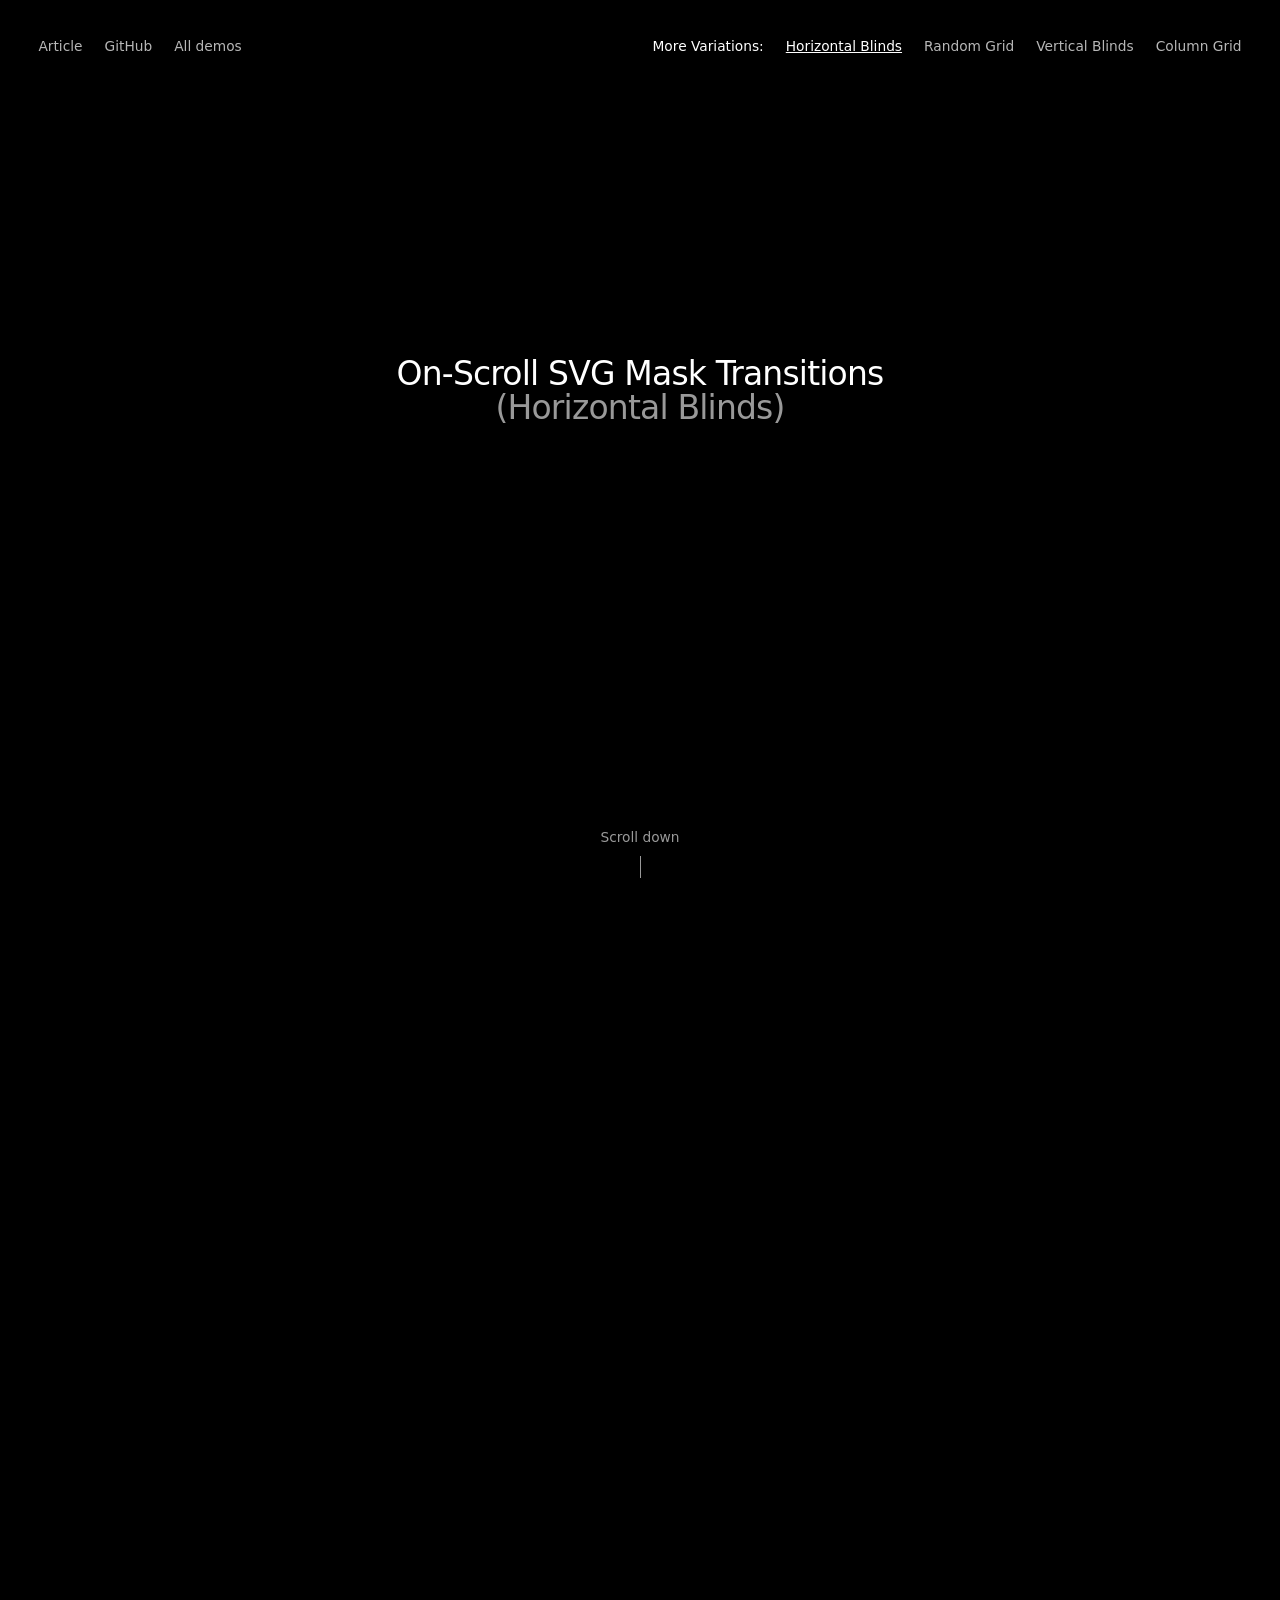
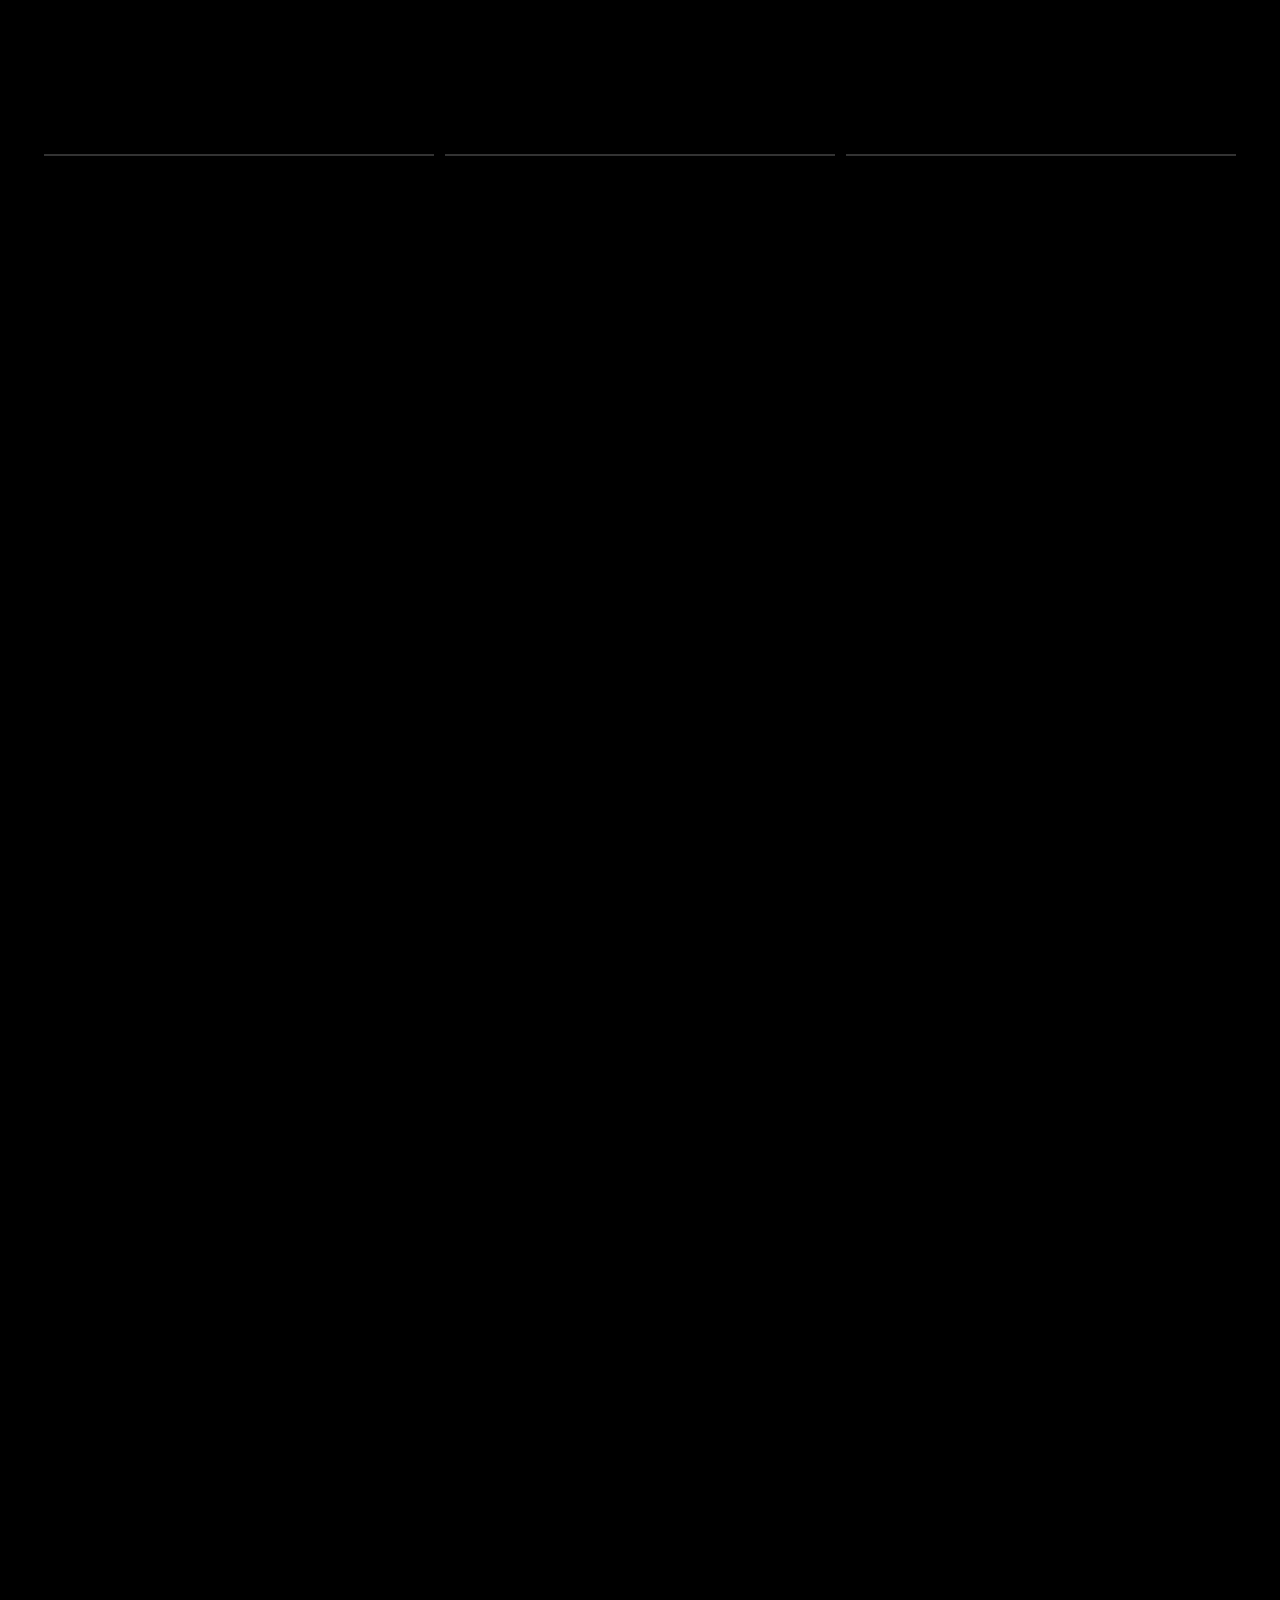
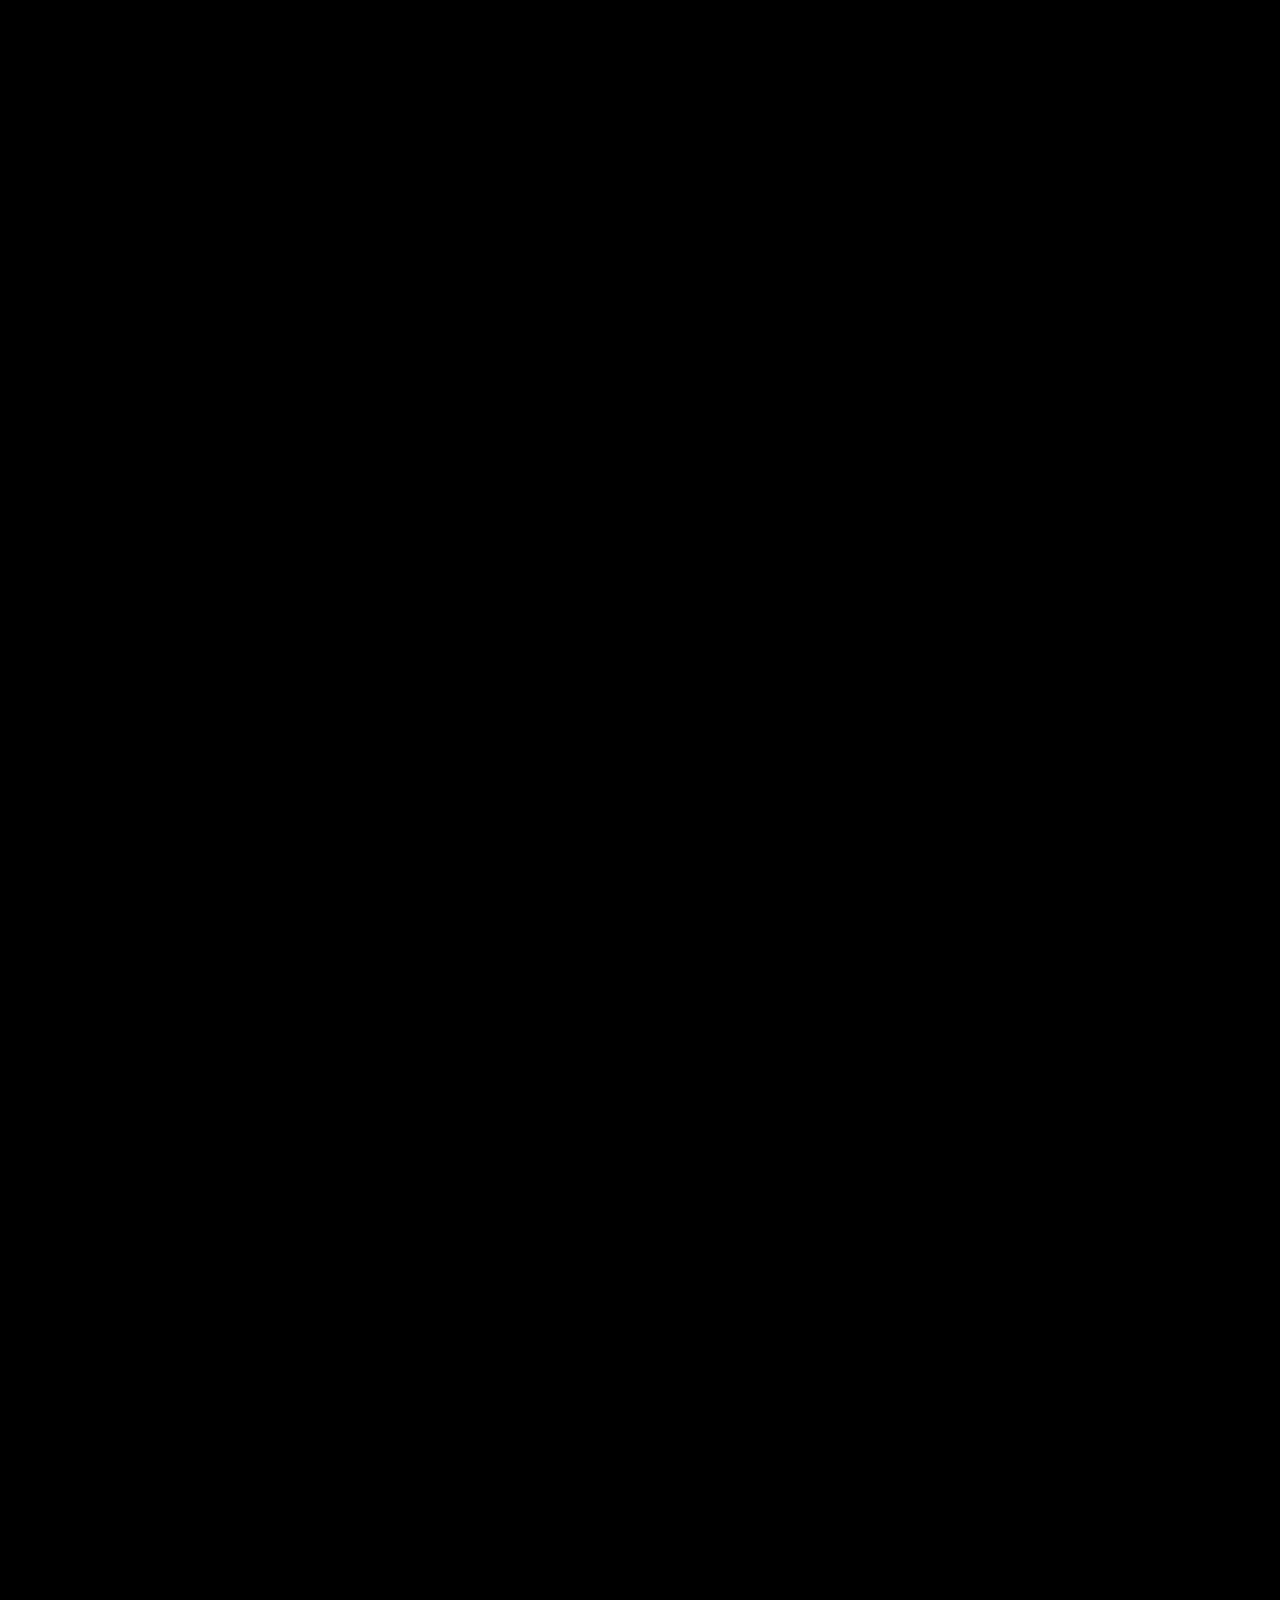
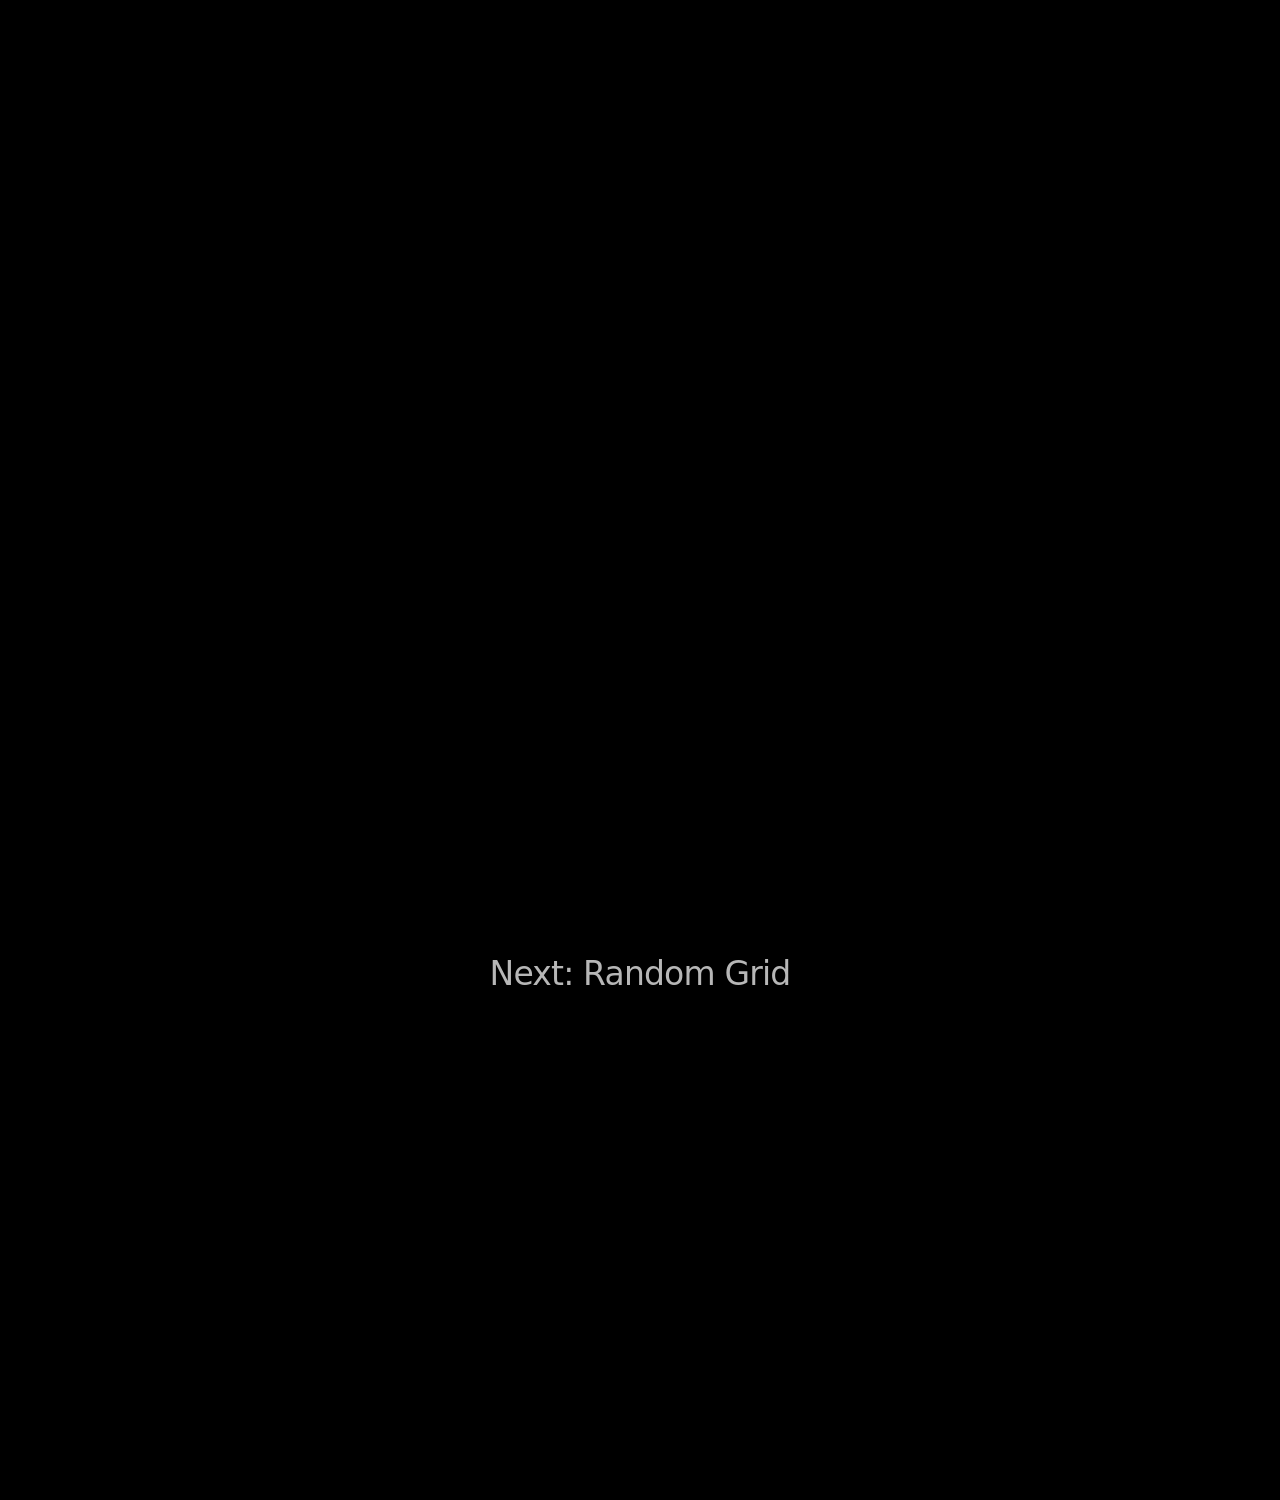
<file: index.html>
<!doctype html>
<html lang="ja">

<head>
  <meta charset="UTF-8">
  <meta name="viewport" content="width=device-width, initial-scale=1">
  <title>01-Horizontal-Blinds</title>
  <link rel="stylesheet" href="css/style.css">
</head>

<body>
  <header class="frame">
    <a class="frame__back" href="https://tympanus.net/codrops/?p=111094">Article</a>
    <a class="frame__archive" href="https://tympanus.net/codrops/hub/">All demos</a>
    <a class="frame__github" href="https://github.com/Hiro-kiii/Scroll-Transition/">GitHub</a>
    <nav class="frame__demos">
      <span>More Variations: </span>
      <a href="index.html" class="current">Horizontal Blinds</a>
      <a href="index2.html">Random Grid</a>
      <a href="index3.html">Vertical Blinds</a>
      <a href="index4.html">Column Grid</a>
    </nav>
  </header>
  <div class="spacer">
    <h1>On-Scroll SVG Mask Transitions<br><span>(Horizontal Blinds)</span></h1>
    <span class="info">Scroll down</span>
  </div>
  <section class="stage">
    <div class="layers">
      <svg class="layer" viewBox="0 0 100 100" preserveAspectRatio="none">
        <defs>
          <mask id="mask1" maskUnits="userSpaceOnUse">
            <rect x="0" y="0" width="100" height="100" fill="black" />
            <g id="blinds1"></g>
          </mask>
        </defs>
        <image href="img/1.webp"
               x="0" y="0" width="100" height="100"
               preserveAspectRatio="xMidYMid slice"
               mask="url(#mask1)" />
      </svg>
      <svg class="layer" viewBox="0 0 100 100" preserveAspectRatio="none">
        <defs>
          <mask id="mask2" maskUnits="userSpaceOnUse">
            <rect x="0" y="0" width="100" height="100" fill="black" />
            <g id="blinds2"></g>
          </mask>
        </defs>
        <image href="img/2.webp"
               x="0" y="0" width="100" height="100"
               preserveAspectRatio="xMidYMid slice"
               mask="url(#mask2)" />
      </svg>
      <svg class="layer" viewBox="0 0 100 100" preserveAspectRatio="none">
        <defs>
          <mask id="mask3" maskUnits="userSpaceOnUse">
            <rect x="0" y="0" width="100" height="100" fill="black" />
            <g id="blinds3"></g>
          </mask>
        </defs>
        <image href="img/3.webp"
               x="0" y="0" width="100" height="100"
               preserveAspectRatio="xMidYMid slice"
               mask="url(#mask3)" />
      </svg>
      <div class="progress-bar">
        <div class="segment">
          <div class="fill"></div>
        </div>
        <div class="segment">
          <div class="fill"></div>
        </div>
        <div class="segment">
          <div class="fill"></div>
        </div>
      </div>
      <div class="texts">
        <div class="txt">
          <h1>FIRST<br>
            IMAGE</h1>
          <h2>Section transition</h2>
          <span>画像を複数の横長の矩形でマスクし、スクロールに連動して矩形が順番に開くことで、次の画像へ滑らかに切り替わるトランジションです。</span>
        </div>
        <div class="txt">
          <h1>SECOND<br>
            IMAGE</h1>
          <h2>Section transition</h2>
          <span>画像を複数の横長の矩形でマスクし、スクロールに連動して矩形が順番に開くことで、次の画像へ滑らかに切り替わるトランジションです。</span>
        </div>
        <div class="txt">
          <h1>THIRD<br>
            IMAGE</h1>
          <h2>Section transition</h2>
          <span>画像を複数の横長の矩形でマスクし、スクロールに連動して矩形が順番に開くことで、次の画像へ滑らかに切り替わるトランジションです。</span>
        </div>
      </div>
    </div>
  </section>
  <div class="spacer">
    <h1><a href="index2.html">Next: Random Grid</a></h1>
  </div>
  <script src="js/gsap.min.js"></script>
  <script src="js/ScrollTrigger.min.js"></script>
  <script src="js/lenis.min.js"></script>
  <script src="js/script.js" defer></script>
</body>

</html>
</file>
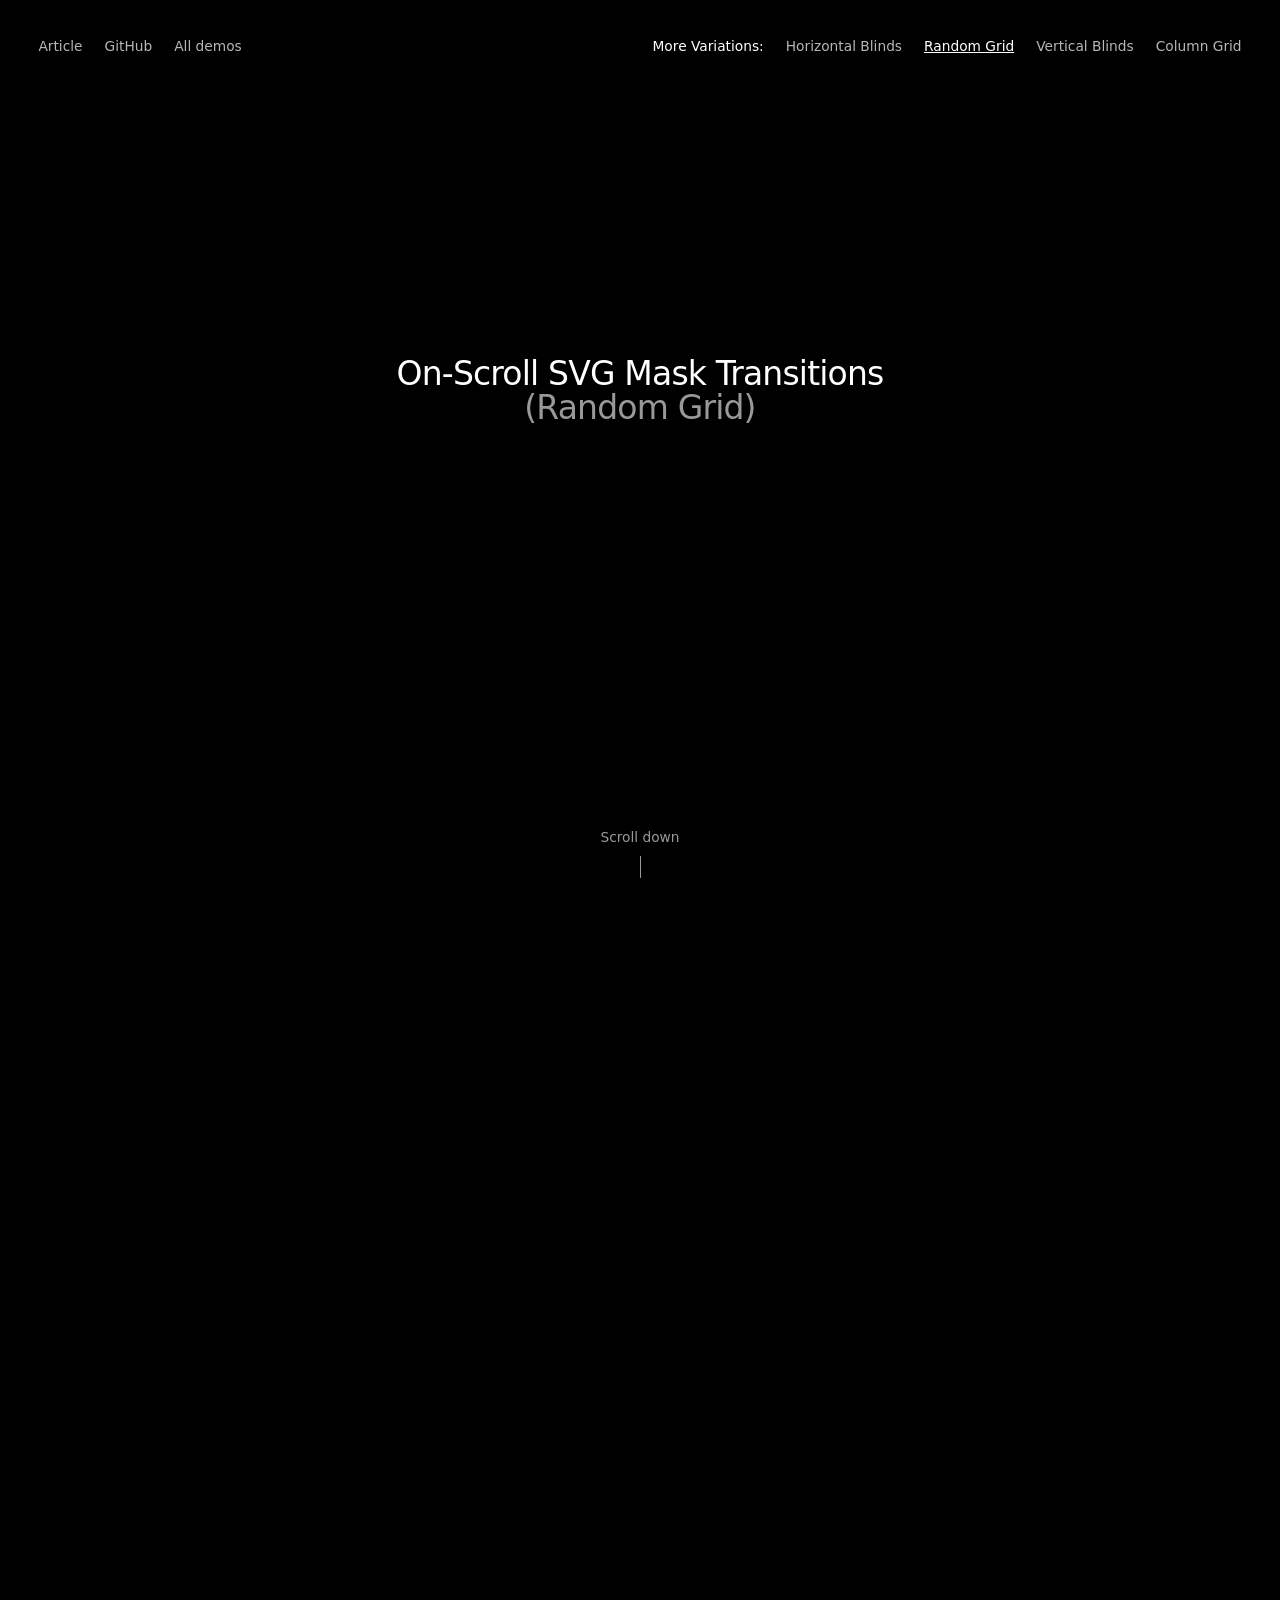
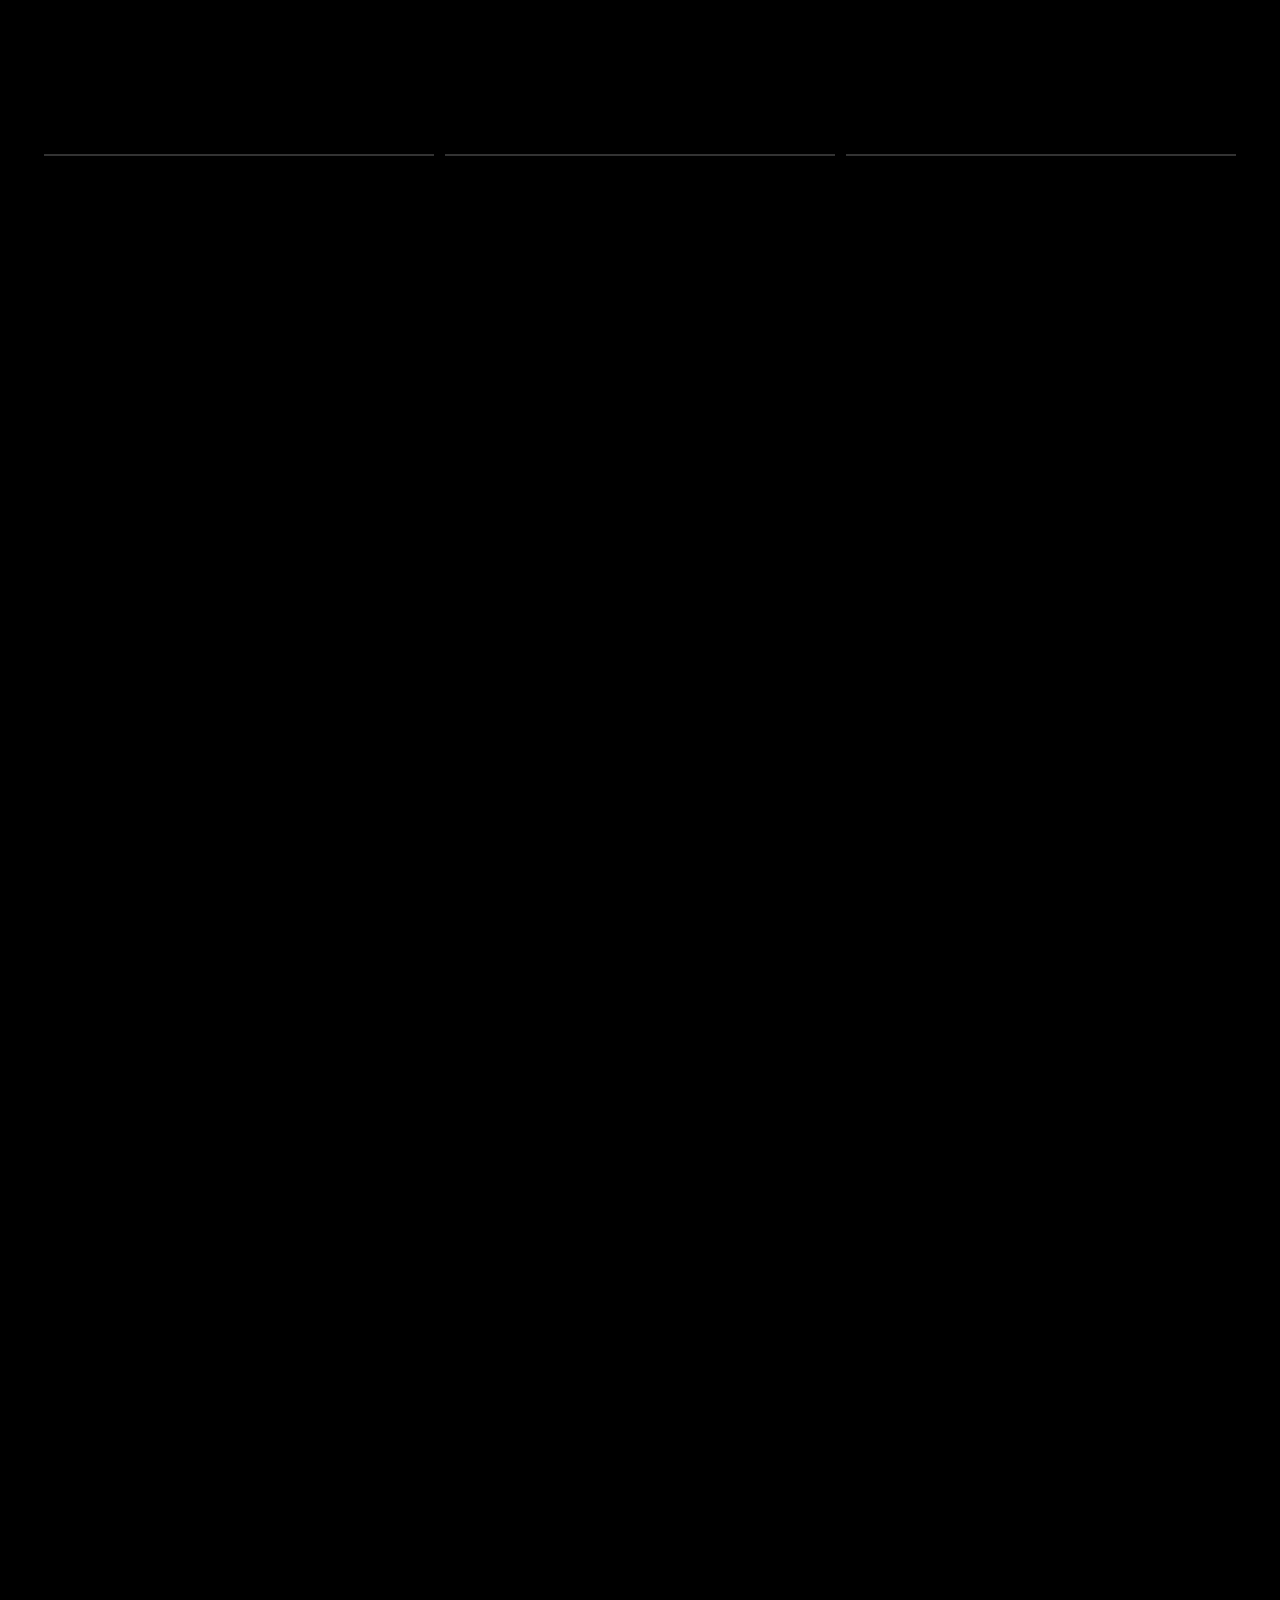
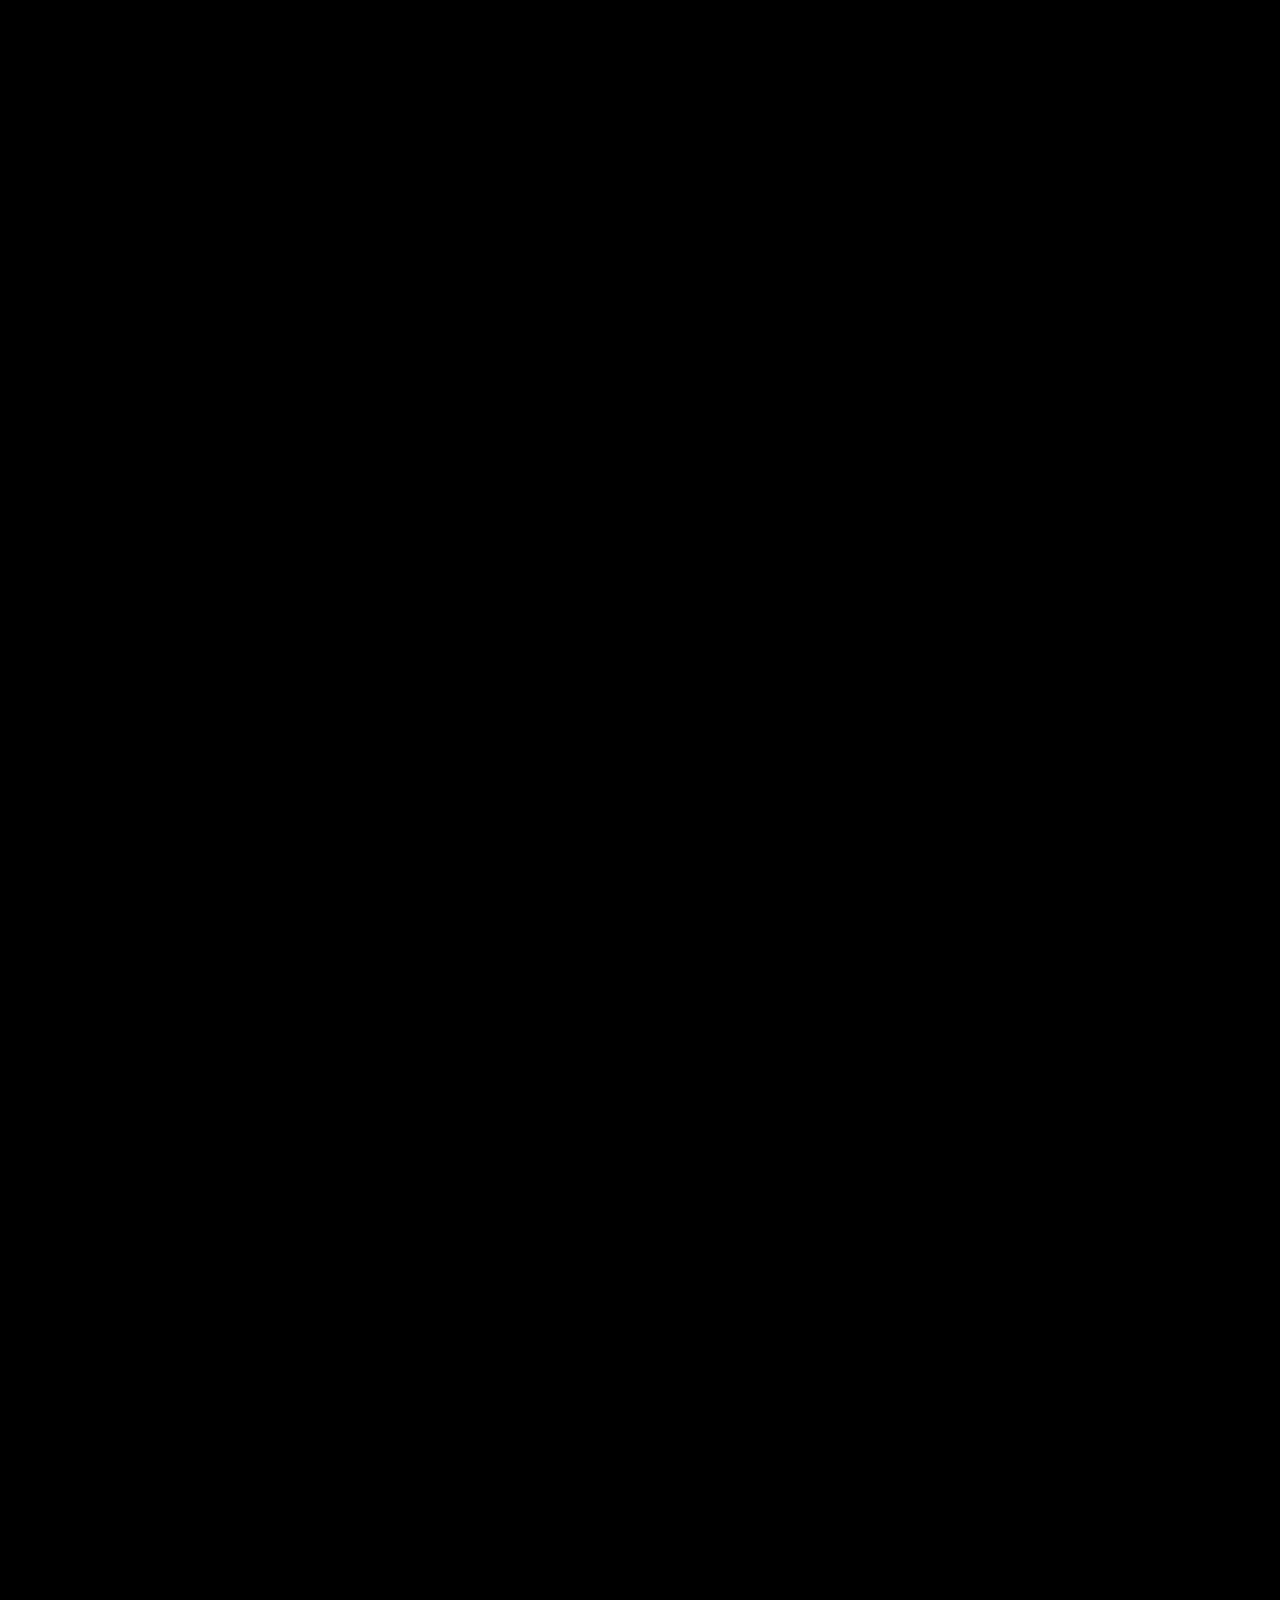
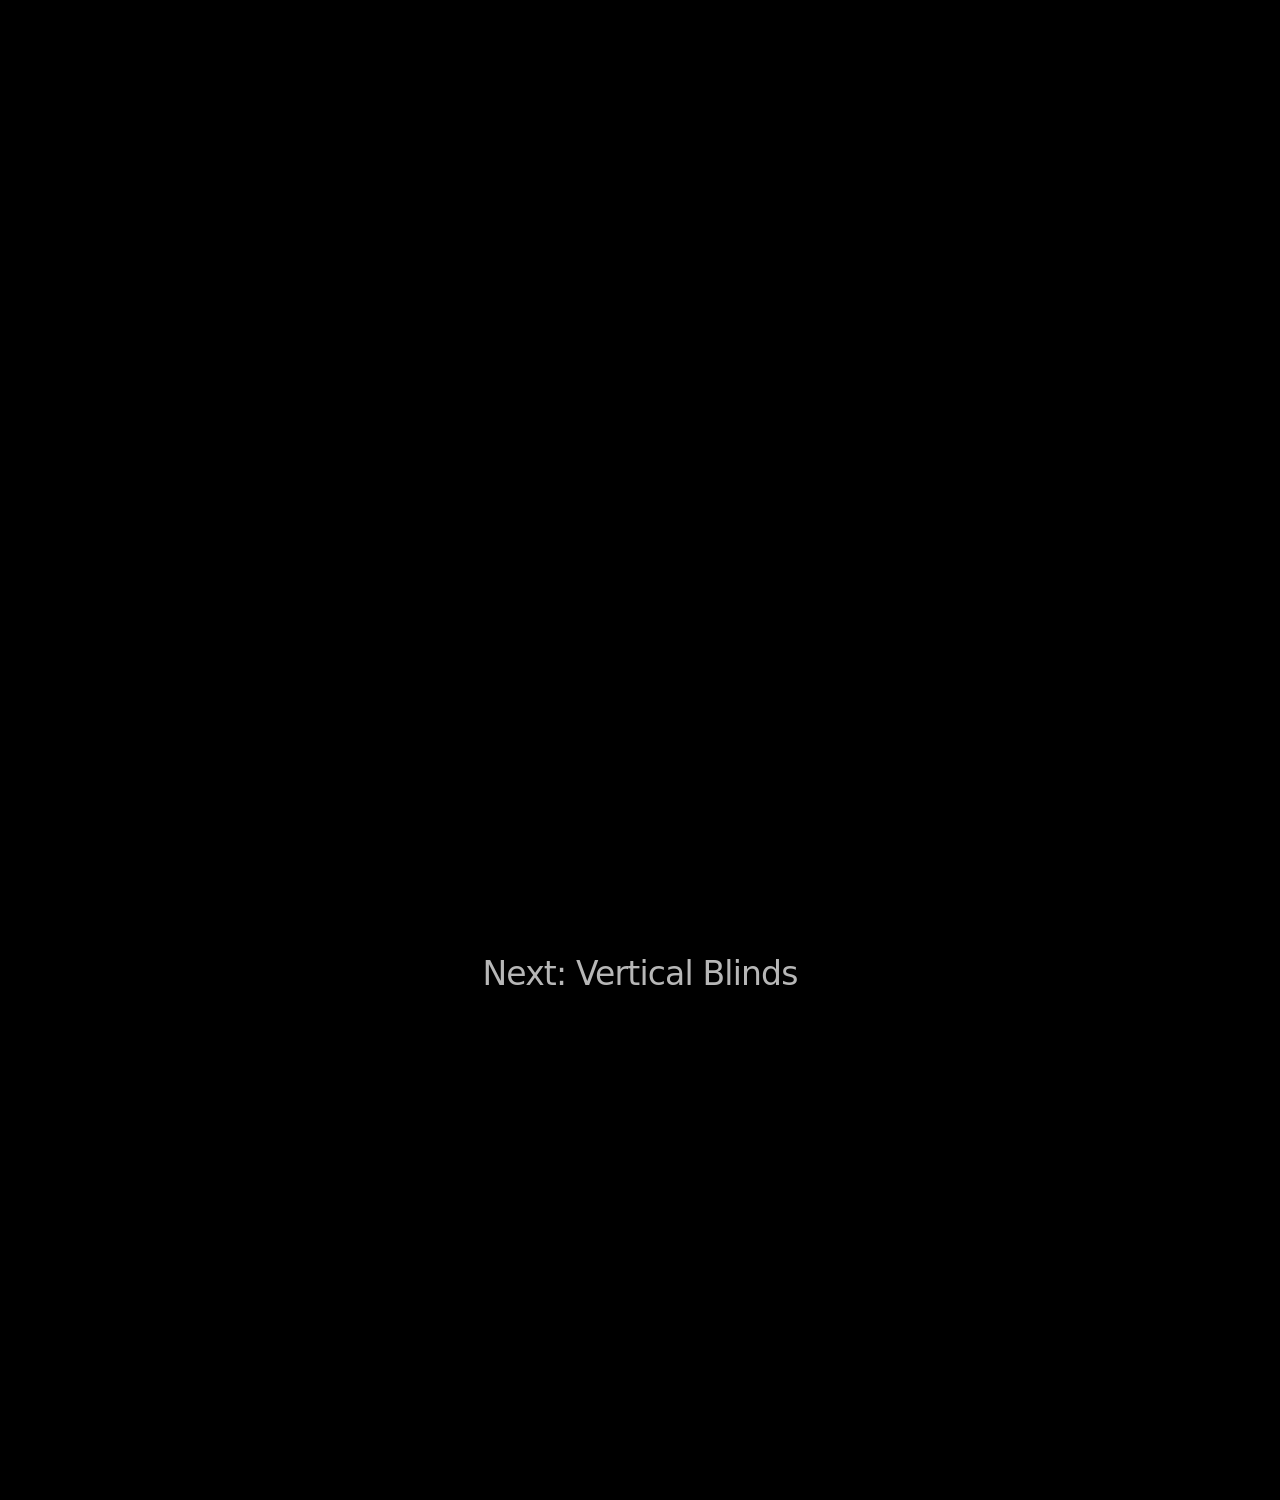
<file: index2.html>
<!doctype html>
<html lang="ja">

<head>
  <meta charset="UTF-8">
  <meta name="viewport" content="width=device-width, initial-scale=1">
  <title>02-Random-Grid</title>
  <link rel="stylesheet" href="css/style.css">
</head>

<body>
  <header class="frame">
    <a class="frame__back" href="https://tympanus.net/codrops/?p=111094">Article</a>
    <a class="frame__archive" href="https://tympanus.net/codrops/hub/">All demos</a>
    <a class="frame__github" href="https://github.com/Hiro-kiii/Scroll-Transition/">GitHub</a>
    <nav class="frame__demos">
      <span>More Variations: </span>
      <a href="index.html">Horizontal Blinds</a>
      <a href="index2.html" class="current">Random Grid</a>
      <a href="index3.html">Vertical Blinds</a>
      <a href="index4.html">Column Grid</a>
    </nav>
  </header>
  <div class="spacer">
    <h1>On-Scroll SVG Mask Transitions<br><span>(Random Grid)</span></h1>
    <span class="info">Scroll down</span>
  </div>
  <section class="stage">
    <div class="layers">
      <svg class="layer" viewBox="0 0 100 100" preserveAspectRatio="none">
        <defs>
          <mask id="mask1" maskUnits="userSpaceOnUse">
            <rect x="0" y="0" width="100" height="100" fill="black" />
            <g id="blinds1"></g>
          </mask>
        </defs>
        <image href="img/4.webp"
               x="0" y="0" width="100" height="100"
               preserveAspectRatio="xMidYMid slice"
               mask="url(#mask1)" />
      </svg>
      <svg class="layer" viewBox="0 0 100 100" preserveAspectRatio="none">
        <defs>
          <mask id="mask2" maskUnits="userSpaceOnUse">
            <rect x="0" y="0" width="100" height="100" fill="black" />
            <g id="blinds2"></g>
          </mask>
        </defs>
        <image href="img/5.webp"
               x="0" y="0" width="100" height="100"
               preserveAspectRatio="xMidYMid slice"
               mask="url(#mask2)" />
      </svg>
      <svg class="layer" viewBox="0 0 100 100" preserveAspectRatio="none">
        <defs>
          <mask id="mask3" maskUnits="userSpaceOnUse">
            <rect x="0" y="0" width="100" height="100" fill="black" />
            <g id="blinds3"></g>
          </mask>
        </defs>
        <image href="img/6.webp"
               x="0" y="0" width="100" height="100"
               preserveAspectRatio="xMidYMid slice"
               mask="url(#mask3)" />
      </svg>
      <div class="progress-bar">
        <div class="segment">
          <div class="fill"></div>
        </div>
        <div class="segment">
          <div class="fill"></div>
        </div>
        <div class="segment">
          <div class="fill"></div>
        </div>
      </div>
      <div class="texts">
        <div class="txt">
          <h1>FIRST<br>
            IMAGE</h1>
          <h2>Section transition</h2>
          <span>画像を複数のグリッド状のセルでマスクし、スクロールに連動してセルがランダムに開いていくことで、次の画像へ滑らかに切り替わるトランジションです。</span>
        </div>
        <div class="txt">
          <h1>SECOND<br>
            IMAGE</h1>
          <h2>Section transition</h2>
          <span>画像を複数のグリッド状のセルでマスクし、スクロールに連動してセルがランダムに開いていくことで、次の画像へ滑らかに切り替わるトランジションです。</span>
        </div>
        <div class="txt">
          <h1>THIRD<br>
            IMAGE</h1>
          <h2>Section transition</h2>
          <span>画像を複数のグリッド状のセルでマスクし、スクロールに連動してセルがランダムに開いていくことで、次の画像へ滑らかに切り替わるトランジションです。</span>
        </div>
      </div>
    </div>
  </section>
  <div class="spacer">
    <h1><a href="index3.html">Next: Vertical Blinds</a></h1>
  </div>
  <script src="js/gsap.min.js"></script>
  <script src="js/ScrollTrigger.min.js"></script>
  <script src="js/lenis.min.js"></script>
  <script src="js/script2.js" defer></script>
</body>

</html>
</file>
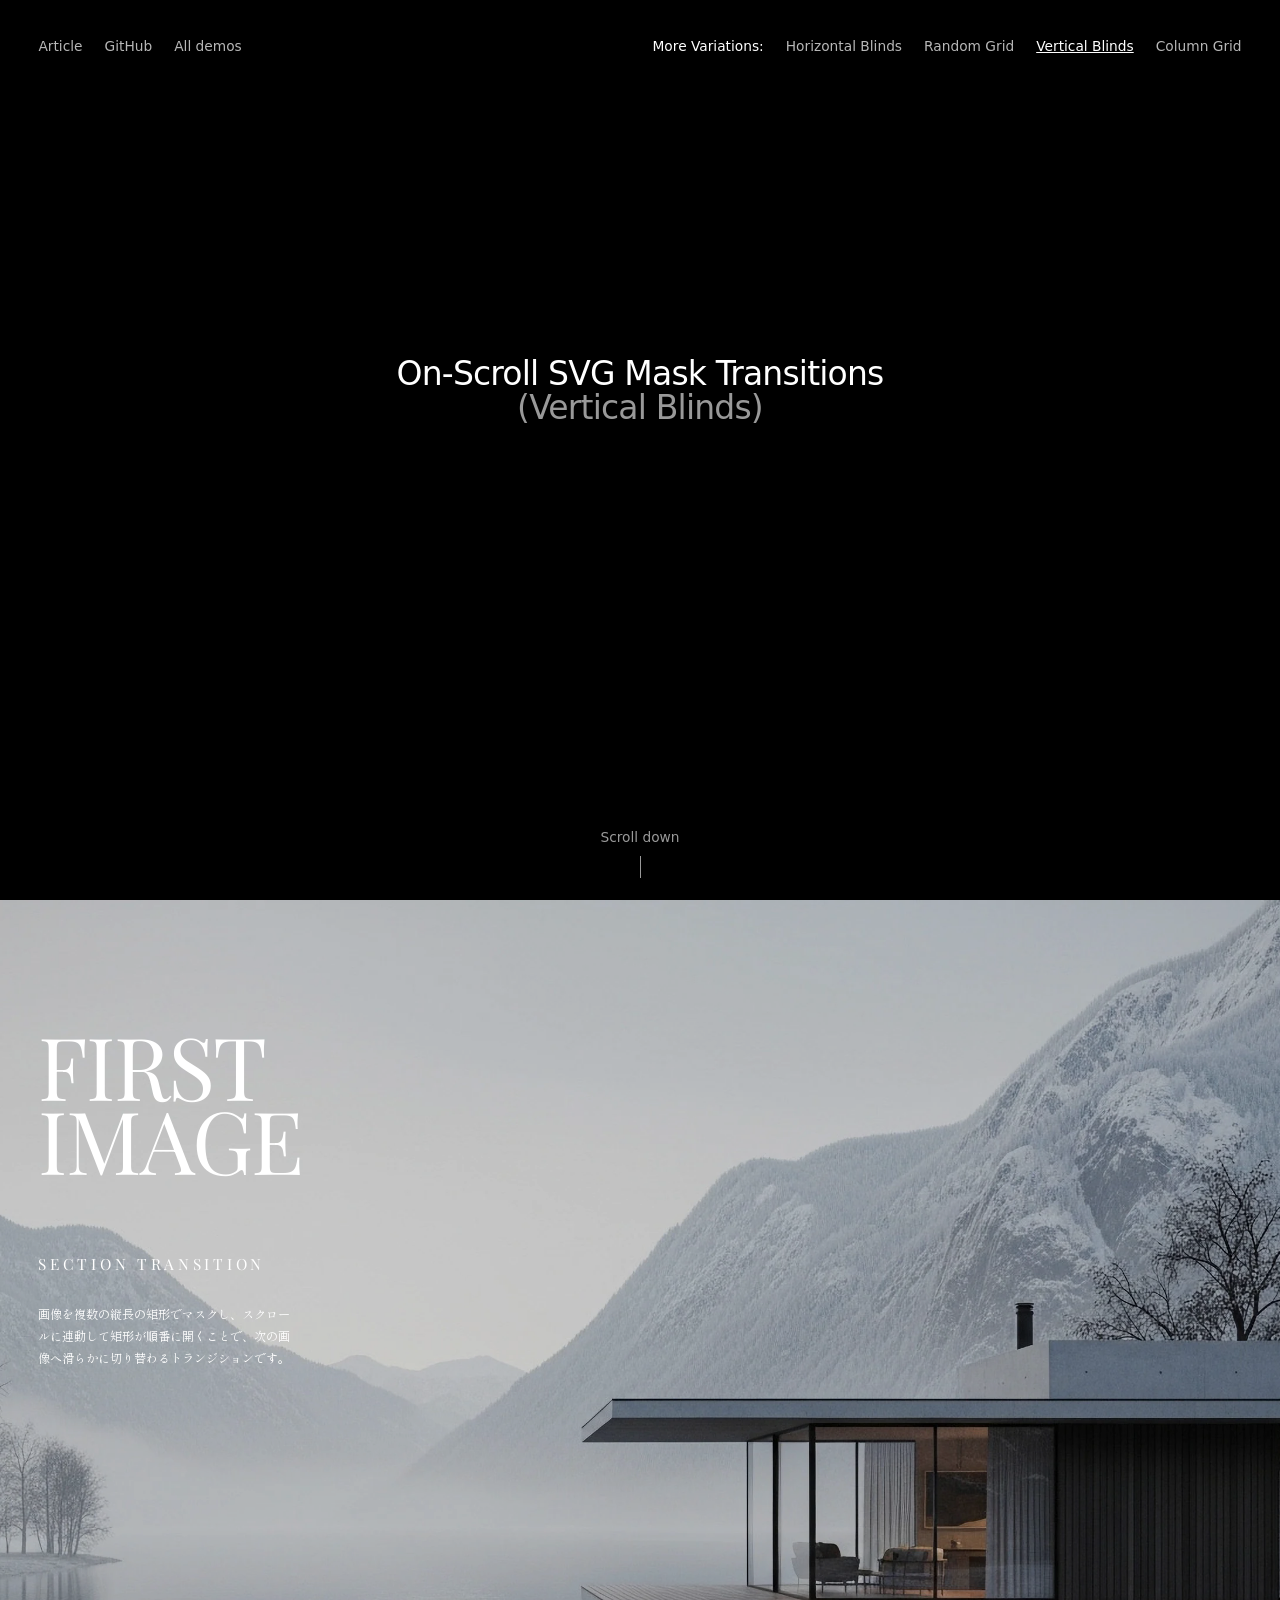
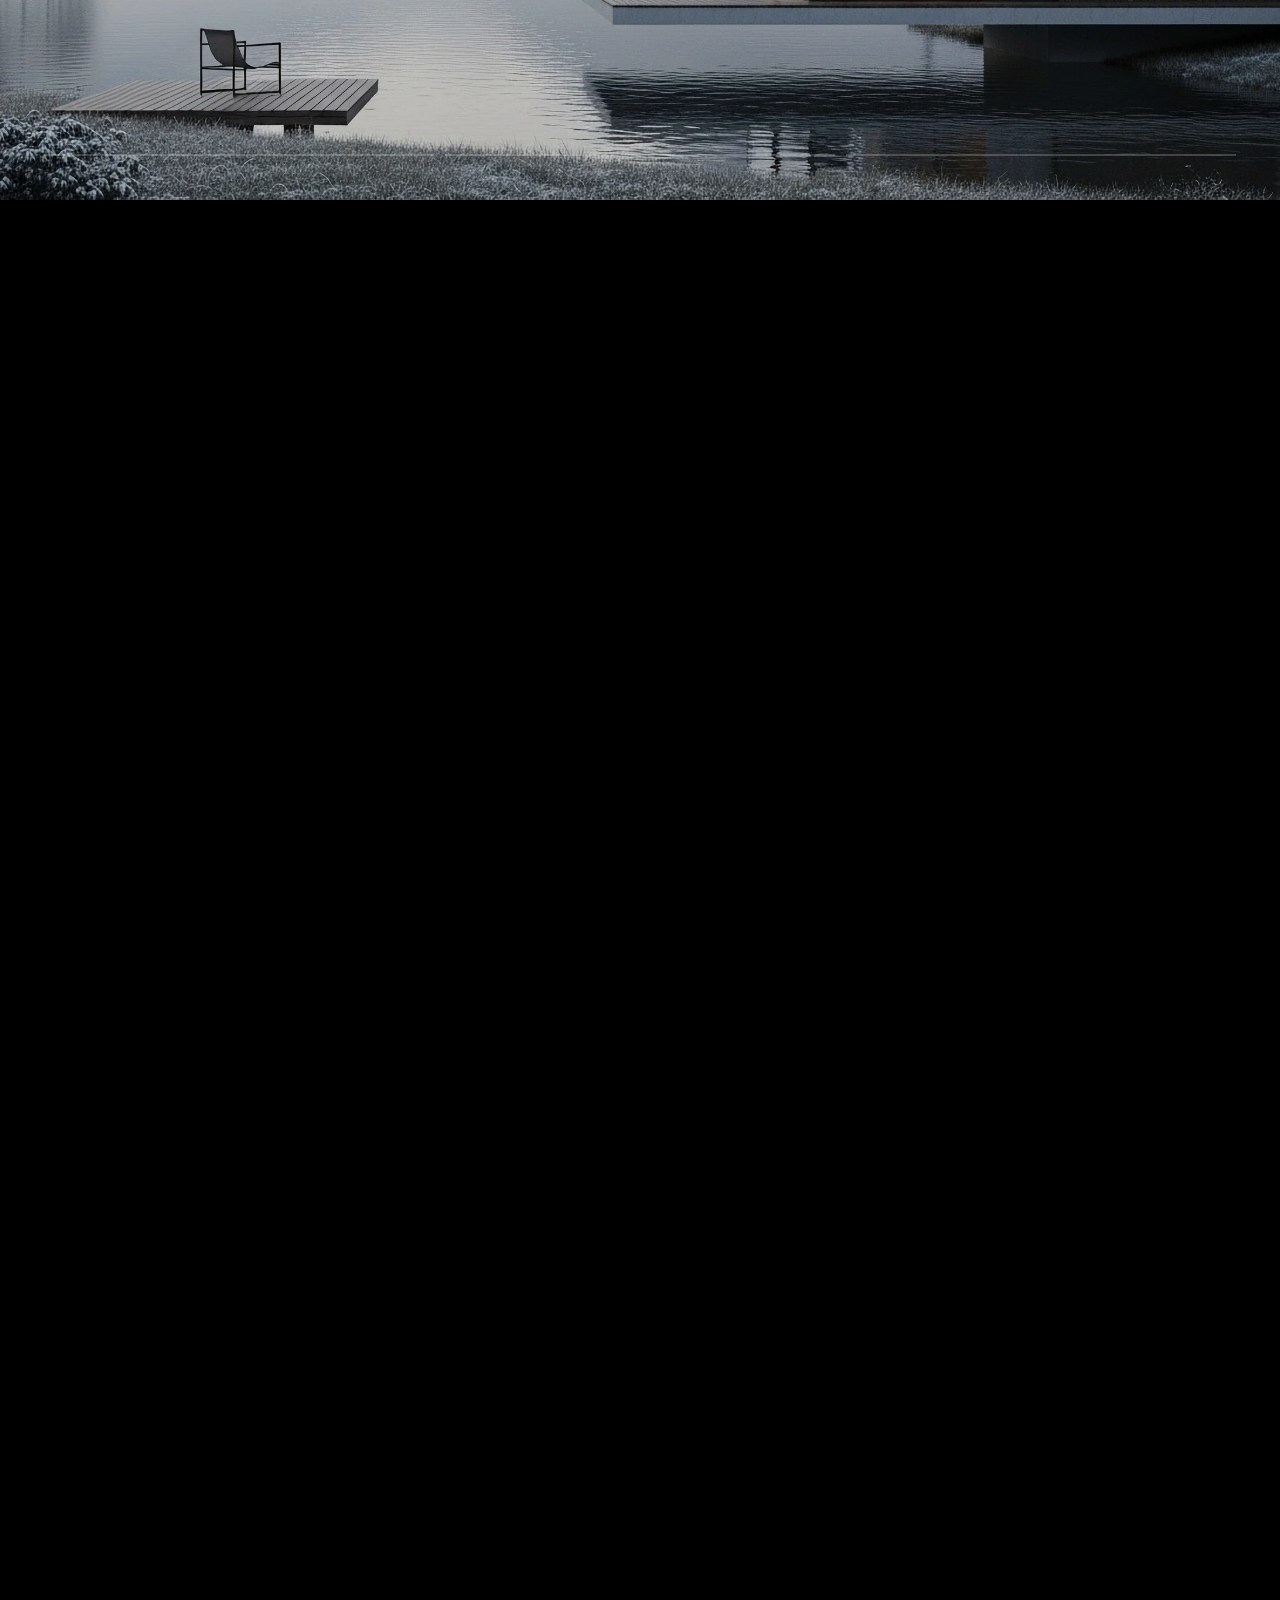
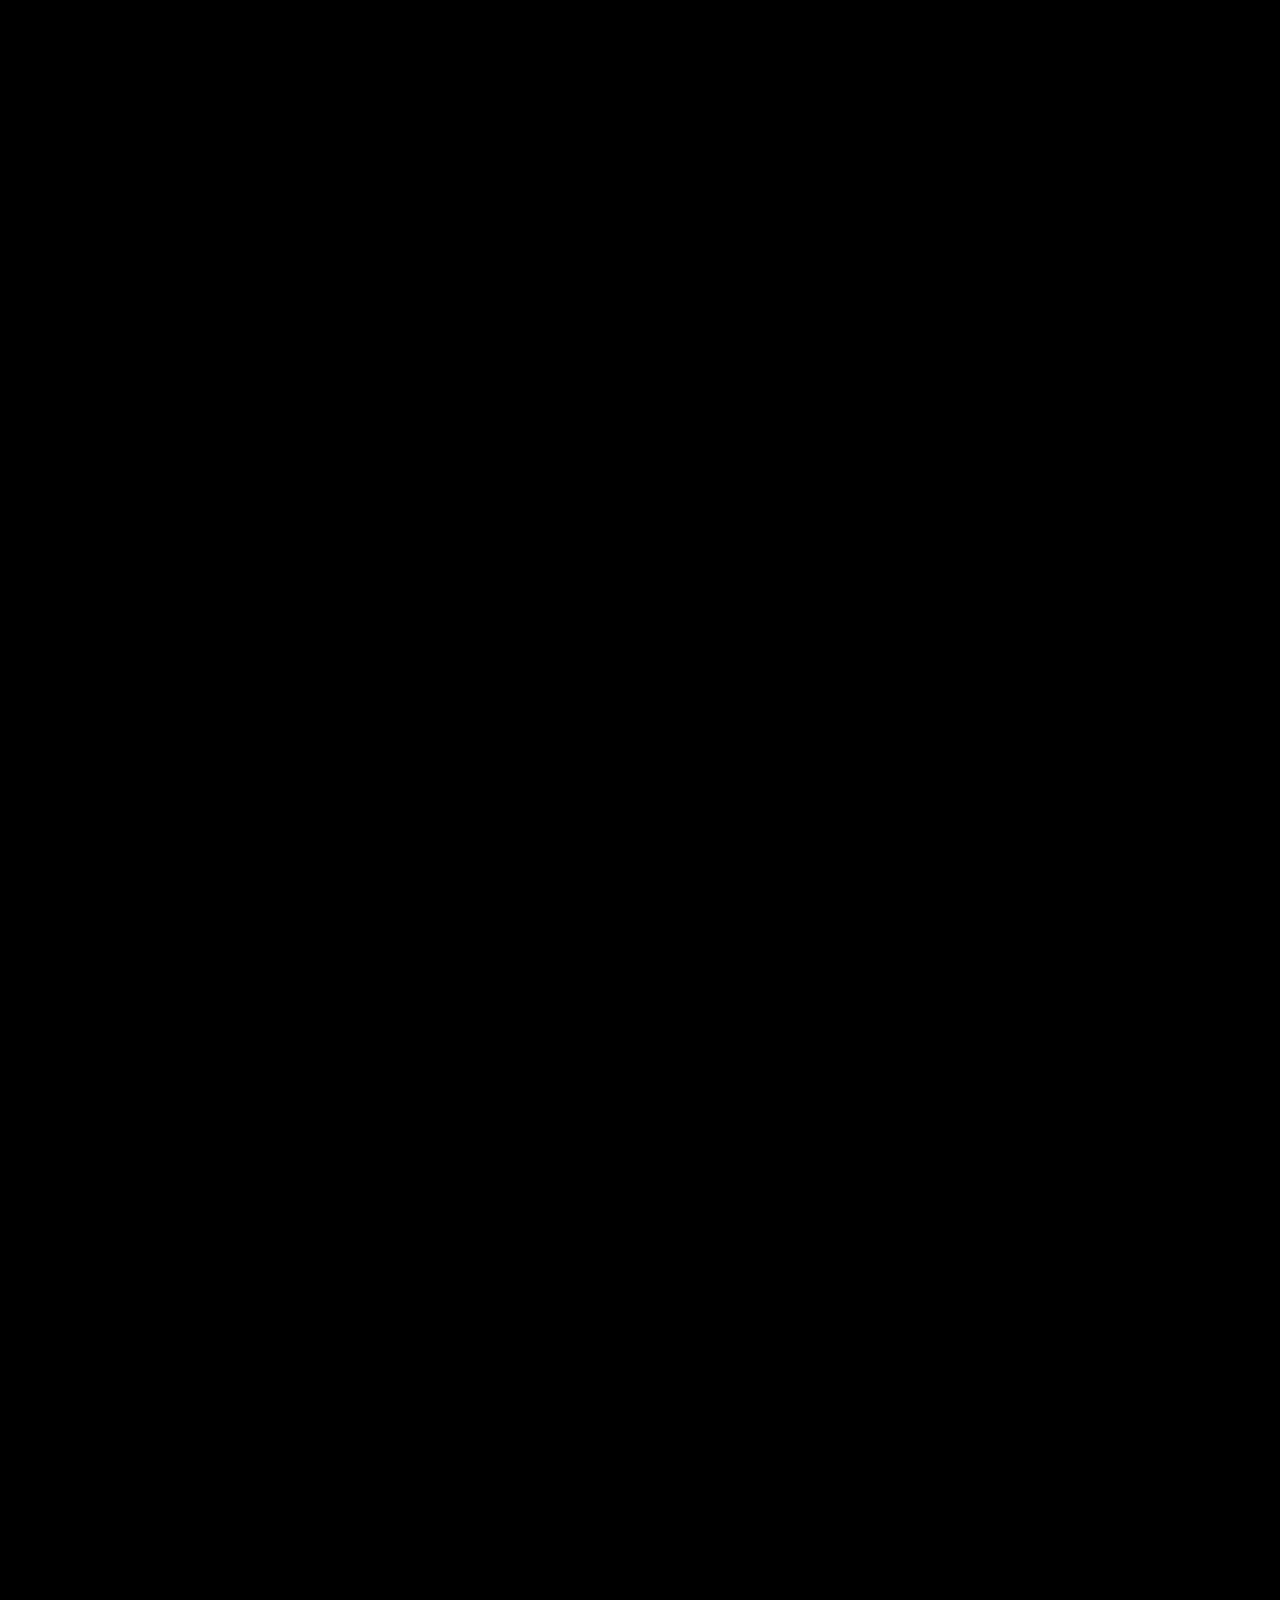
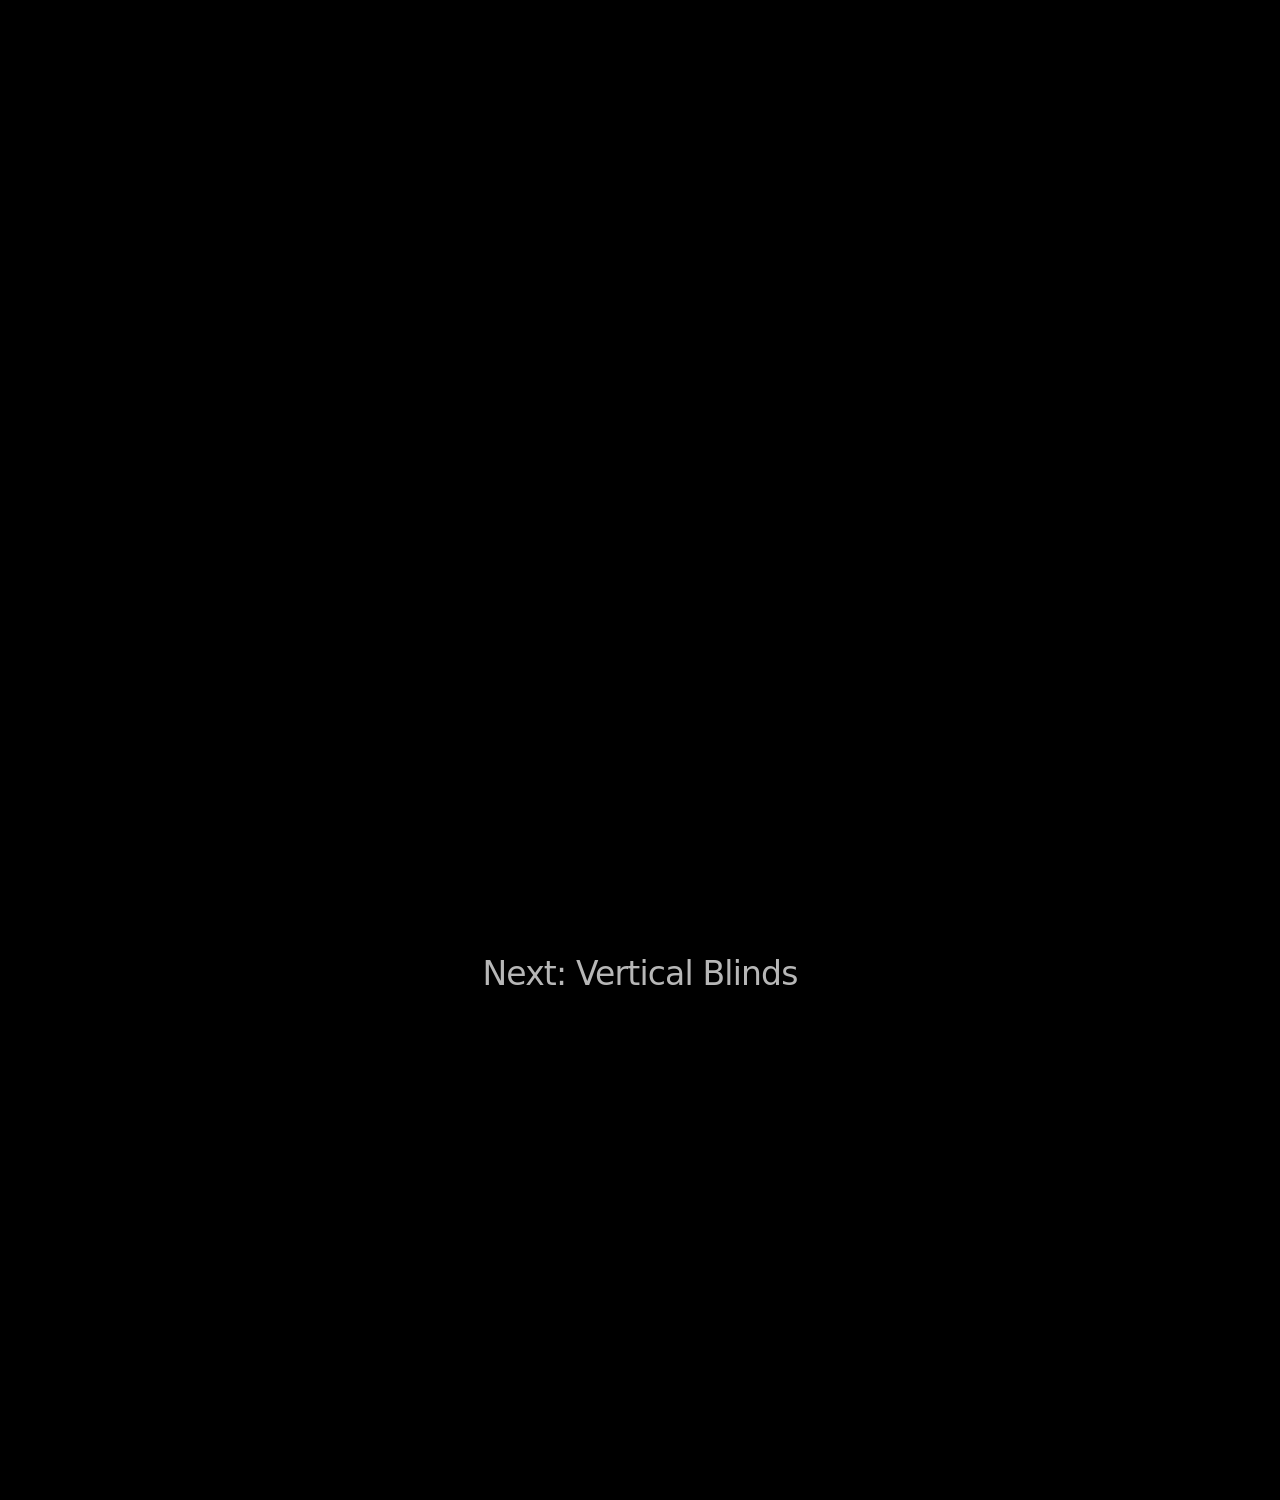
<file: index3.html>
<!doctype html>
<html lang="ja">

<head>
  <meta charset="UTF-8">
  <meta name="viewport" content="width=device-width, initial-scale=1">
  <title>03-Vertical-Blinds</title>
  <link rel="stylesheet" href="css/style.css">
</head>

<body>
  <header class="frame">
    <a class="frame__back" href="https://tympanus.net/codrops/?p=111094">Article</a>
    <a class="frame__archive" href="https://tympanus.net/codrops/hub/">All demos</a>
    <a class="frame__github" href="https://github.com/Hiro-kiii/Scroll-Transition/">GitHub</a>
    <nav class="frame__demos">
      <span>More Variations: </span>
      <a href="index.html">Horizontal Blinds</a>
      <a href="index2.html">Random Grid</a>
      <a href="index3.html" class="current">Vertical Blinds</a>
      <a href="index4.html">Column Grid</a>
    </nav>
  </header>
  <div class="spacer">
    <h1>On-Scroll SVG Mask Transitions<br><span>(Vertical Blinds)</span></h1>
    <span class="info">Scroll down</span>
  </div>
  <section class="stage">
    <div class="layers">
      <svg class="layer" viewBox="0 0 100 100" preserveAspectRatio="none">
        <defs>
          <mask id="mask1" maskUnits="userSpaceOnUse">
            <rect x="0" y="0" width="100" height="100" fill="black" />
            <g id="blinds1"></g>
          </mask>
        </defs>
        <image href="img/7.webp"
               x="0" y="0" width="100" height="100"
               preserveAspectRatio="xMidYMid slice"
               mask="url(#mask1)" />
      </svg>
      <svg class="layer" viewBox="0 0 100 100" preserveAspectRatio="none">
        <defs>
          <mask id="mask2" maskUnits="userSpaceOnUse">
            <rect x="0" y="0" width="100" height="100" fill="black" />
            <g id="blinds2"></g>
          </mask>
        </defs>
        <image href="img/8.webp"
               x="0" y="0" width="100" height="100"
               preserveAspectRatio="xMidYMid slice"
               mask="url(#mask2)" />
      </svg>
      <svg class="layer" viewBox="0 0 100 100" preserveAspectRatio="none">
        <defs>
          <mask id="mask3" maskUnits="userSpaceOnUse">
            <rect x="0" y="0" width="100" height="100" fill="black" />
            <g id="blinds3"></g>
          </mask>
        </defs>
        <image href="img/9.webp"
               x="0" y="0" width="100" height="100"
               preserveAspectRatio="xMidYMid slice"
               mask="url(#mask3)" />
      </svg>
      <div class="progress-bar">
        <div class="segment">
          <div class="fill"></div>
        </div>
        <div class="segment">
          <div class="fill"></div>
        </div>
        <div class="segment">
          <div class="fill"></div>
        </div>
      </div>
      <div class="texts">
        <div class="txt">
          <h1>FIRST<br>
            IMAGE</h1>
          <h2>Section transition</h2>
          <span>画像を複数の縦長の矩形でマスクし、スクロールに連動して矩形が順番に開くことで、次の画像へ滑らかに切り替わるトランジションです。</span>
        </div>
        <div class="txt">
          <h1>SECOND<br>
            IMAGE</h1>
          <h2>Section transition</h2>
          <span>画像を複数の縦長の矩形でマスクし、スクロールに連動して矩形が順番に開くことで、次の画像へ滑らかに切り替わるトランジションです。。</span>
        </div>
        <div class="txt">
          <h1>THIRD<br>
            IMAGE</h1>
          <h2>Section transition</h2>
          <span>画像を複数の縦長の矩形でマスクし、スクロールに連動して矩形が順番に開くことで、次の画像へ滑らかに切り替わるトランジションです。</span>
        </div>
      </div>
    </div>
  </section>
  <div class="spacer">
    <h1><a href="index4.html">Next: Vertical Blinds</a></h1>
  </div>
  <script src="js/gsap.min.js"></script>
  <script src="js/ScrollTrigger.min.js"></script>
  <script src="js/lenis.min.js"></script>
  <script src="js/script3.js" defer></script>
</body>

</html>
</file>
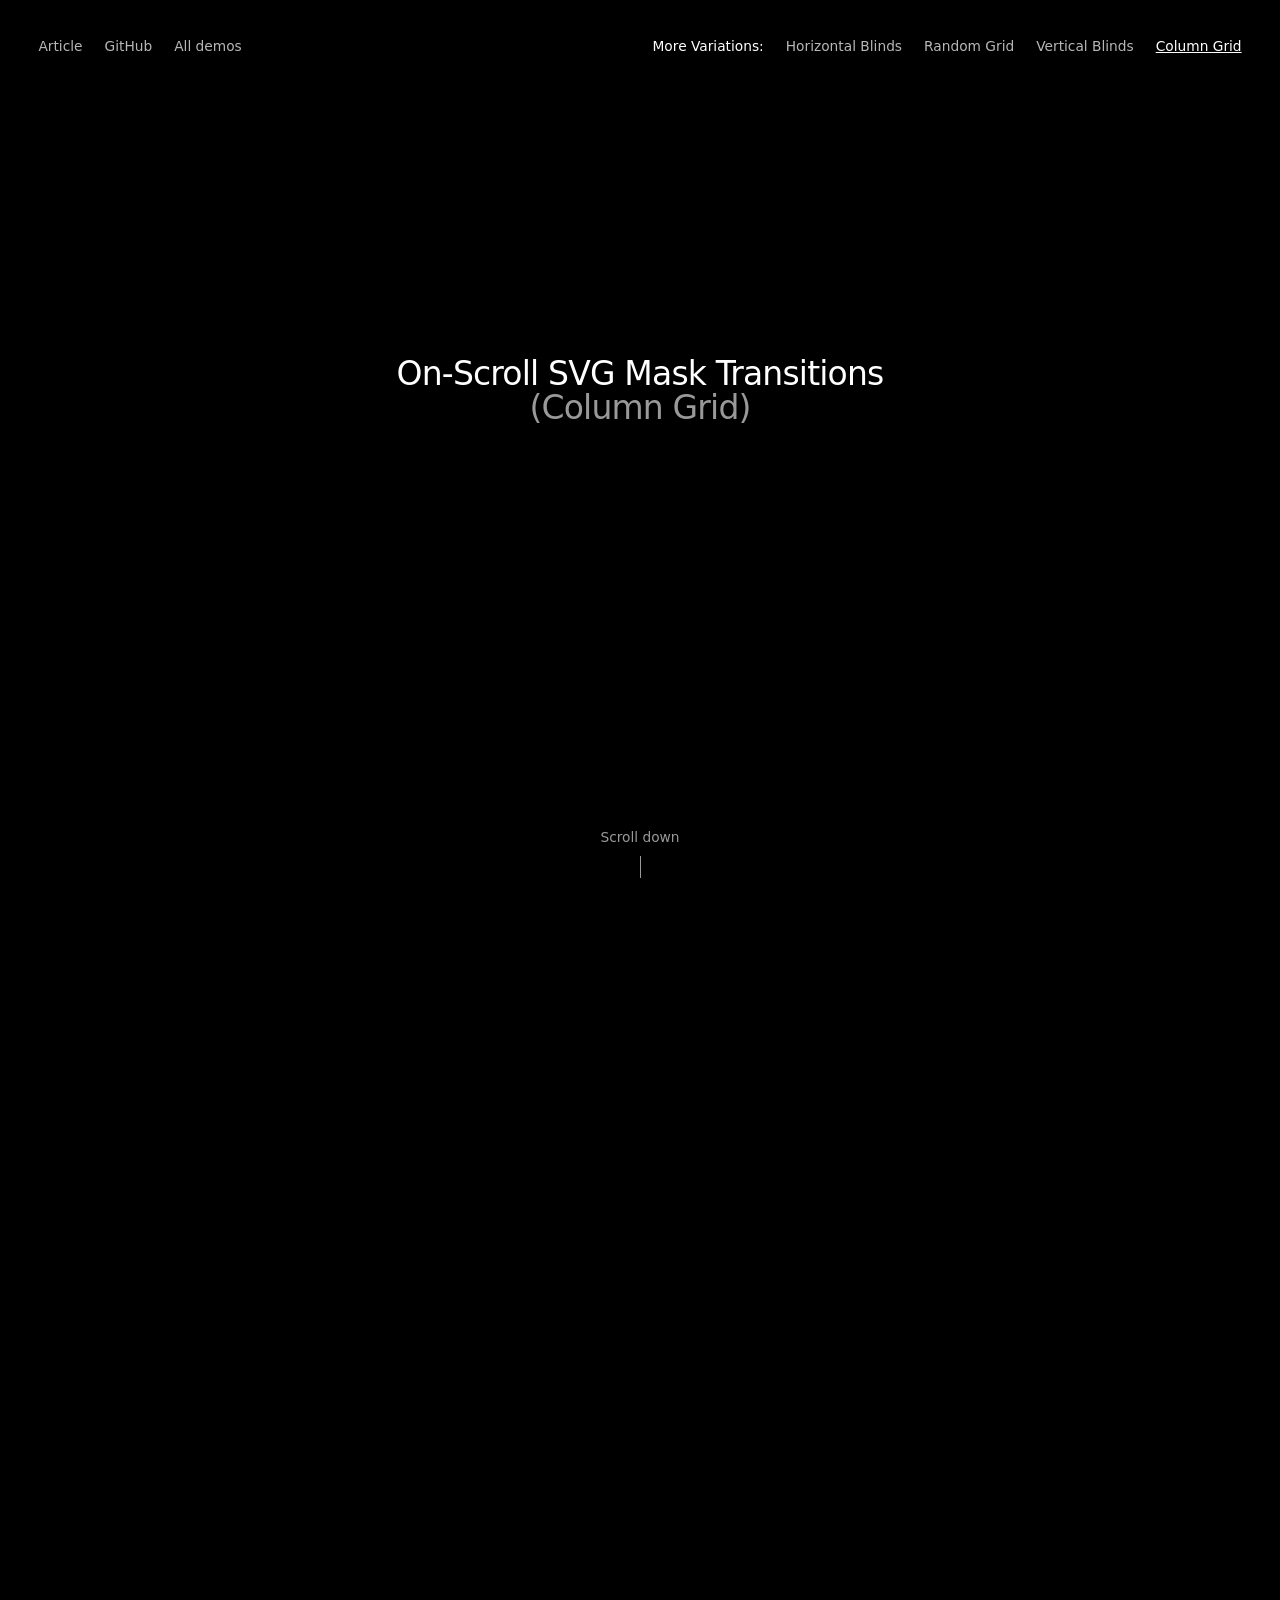
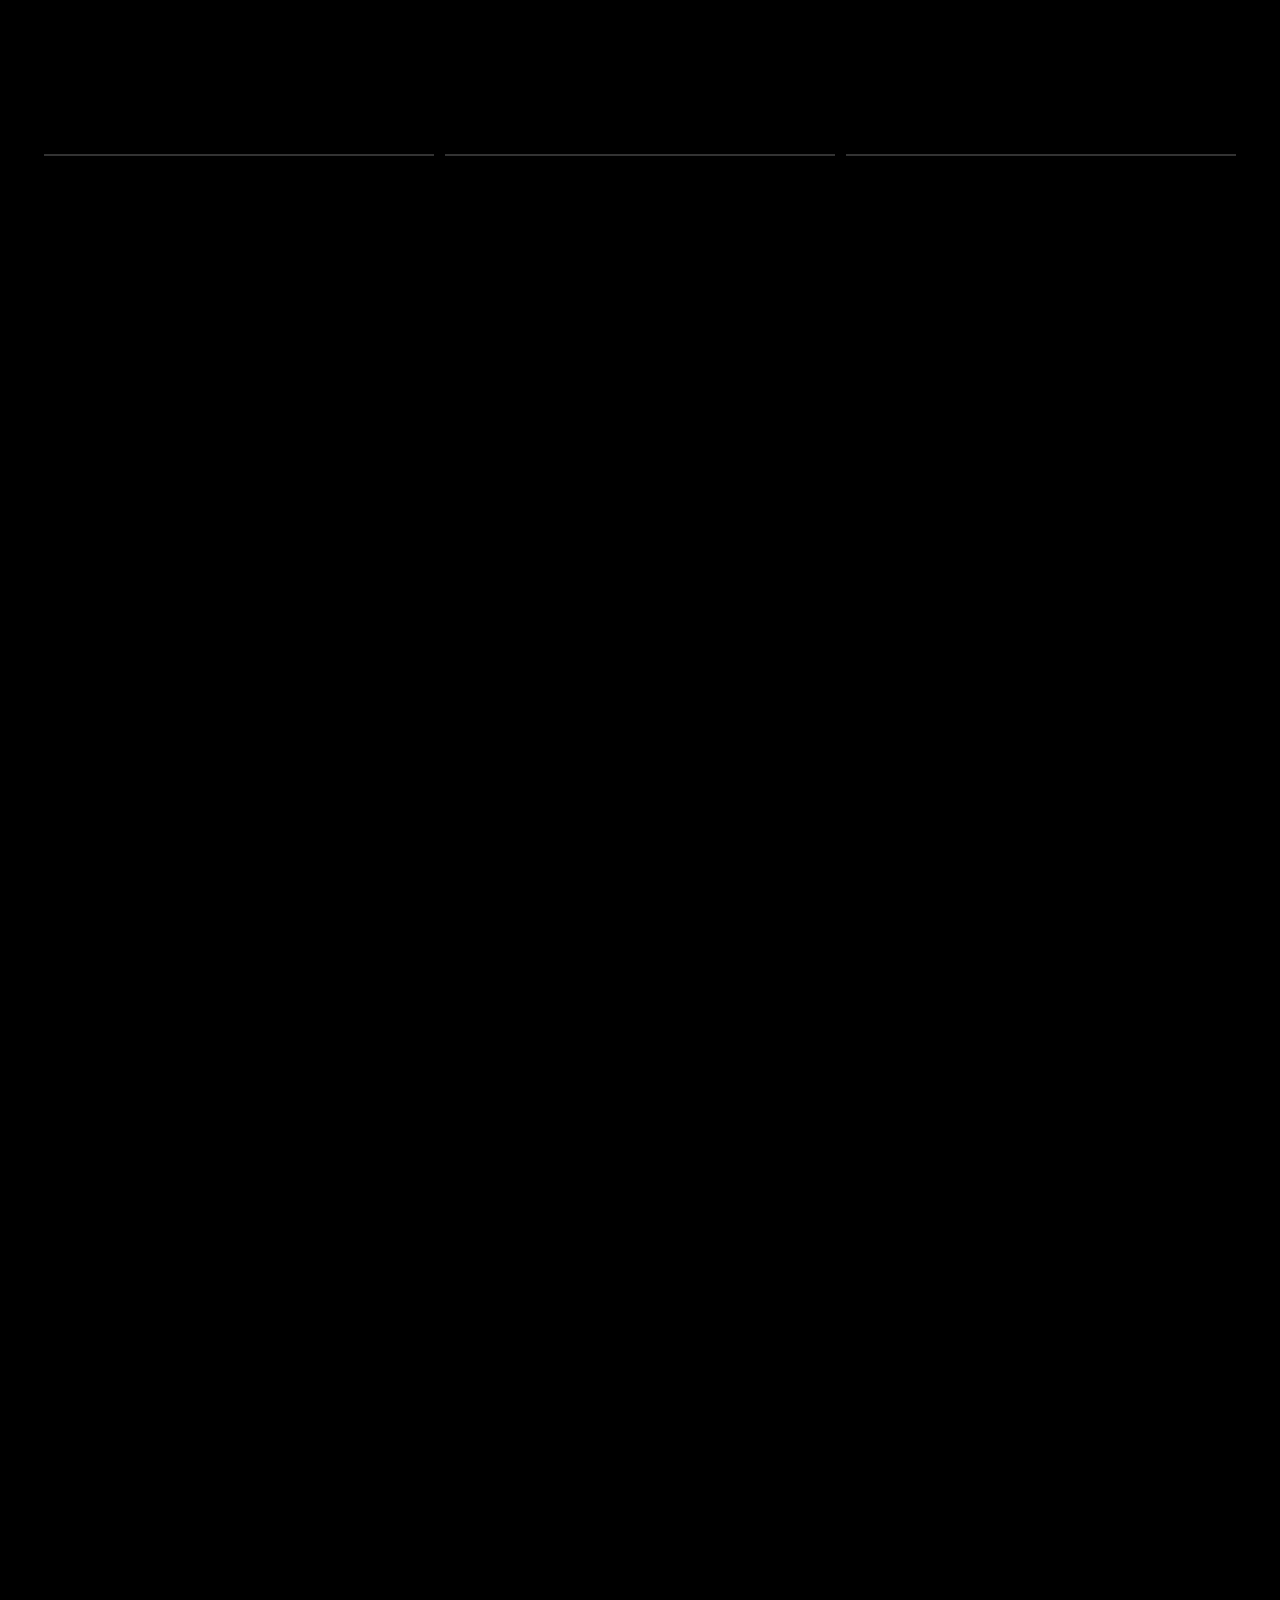
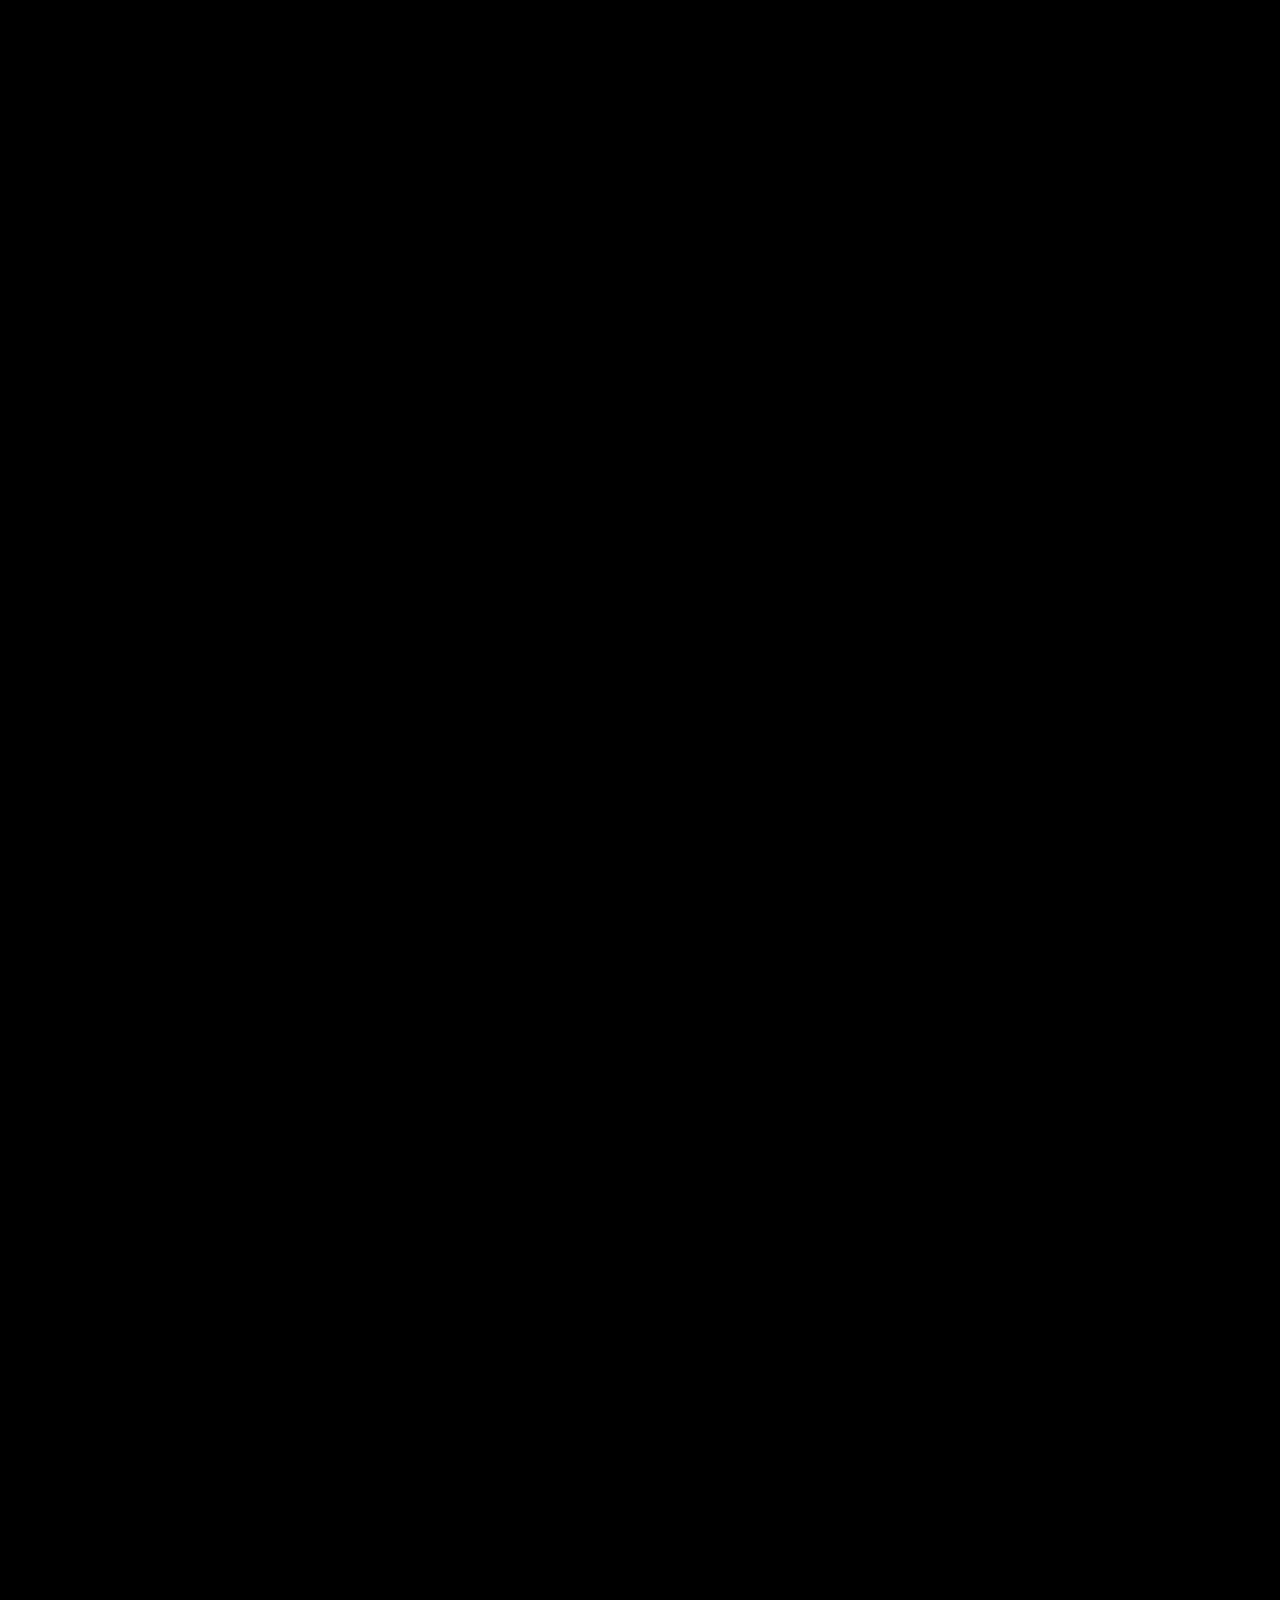
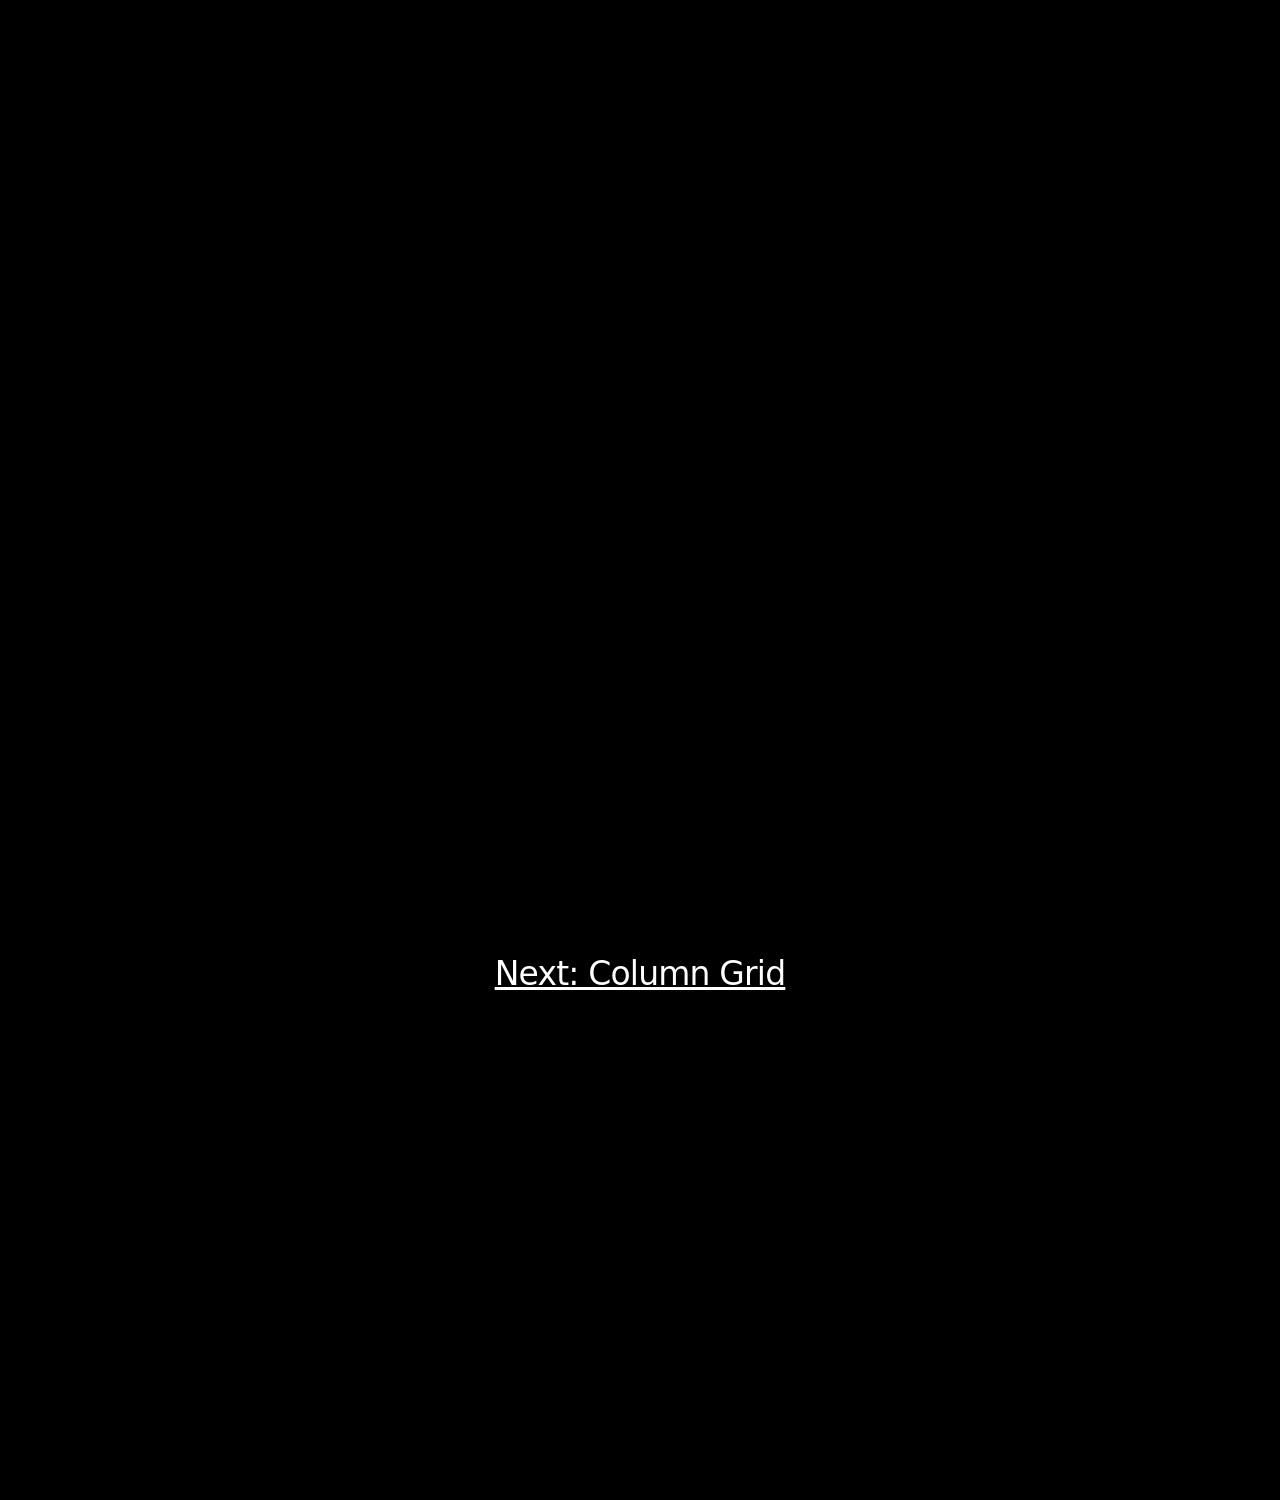
<file: index4.html>
<!doctype html>
<html lang="ja">

<head>
  <meta charset="UTF-8">
  <meta name="viewport" content="width=device-width, initial-scale=1">
  <title>04-Column-Random-Grid</title>
  <link rel="stylesheet" href="css/style.css">
</head>

<body>
  <header class="frame">
    <a class="frame__back" href="https://tympanus.net/codrops/?p=111094">Article</a>
    <a class="frame__archive" href="https://tympanus.net/codrops/hub/">All demos</a>
    <a class="frame__github" href="https://github.com/Hiro-kiii/Scroll-Transition/">GitHub</a>
    <nav class="frame__demos">
      <span>More Variations: </span>
      <a href="index.html">Horizontal Blinds</a>
      <a href="index2.html">Random Grid</a>
      <a href="index3.html">Vertical Blinds</a>
      <a href="index4.html" class="current">Column Grid</a>
    </nav>
  </header>
  <div class="spacer">
    <h1>On-Scroll SVG Mask Transitions<br><span>(Column Grid)</span></h1>
    <span class="info">Scroll down</span>
  </div>
  <section class="stage">
    <div class="layers">
      <svg class="layer" viewBox="0 0 100 100" preserveAspectRatio="none">
        <defs>
          <mask id="mask1" maskUnits="userSpaceOnUse">
            <rect x="0" y="0" width="100" height="100" fill="#000000" />
            <g id="blinds1"></g>
          </mask>
        </defs>
        <image href="img/10.webp"
               x="0" y="0" width="100" height="100"
               preserveAspectRatio="xMidYMid slice"
               mask="url(#mask1)" />
      </svg>
      <svg class="layer" viewBox="0 0 100 100" preserveAspectRatio="none">
        <defs>
          <mask id="mask2" maskUnits="userSpaceOnUse">
            <rect x="0" y="0" width="100" height="100" fill="#000000" />
            <g id="blinds2"></g>
          </mask>
        </defs>
        <image href="img/1.webp"
               x="0" y="0" width="100" height="100"
               preserveAspectRatio="xMidYMid slice"
               mask="url(#mask2)" />
      </svg>
      <svg class="layer" viewBox="0 0 100 100" preserveAspectRatio="none">
        <defs>
          <mask id="mask3" maskUnits="userSpaceOnUse">
            <rect x="0" y="0" width="100" height="100" fill="#000000" />
            <g id="blinds3"></g>
          </mask>
        </defs>
        <image href="img/2.webp"
               x="0" y="0" width="100" height="100"
               preserveAspectRatio="xMidYMid slice"
               mask="url(#mask3)" />
      </svg>
      <div class="progress-bar">
        <div class="segment">
          <div class="fill"></div>
        </div>
        <div class="segment">
          <div class="fill"></div>
        </div>
        <div class="segment">
          <div class="fill"></div>
        </div>
      </div>
      <div class="texts">
        <div class="txt">
          <h1>FIRST<br>
            IMAGE</h1>
          <h2>Section transition</h2>
          <span>画像をグリッド状のセルでマスクし、スクロールに連動して左から右へ開いていくことで、次の画像へ滑らかに切り替わるトランジションです。</span>
        </div>
        <div class="txt">
          <h1>SECOND<br>
            IMAGE</h1>
          <h2>Section transition</h2>
          <span>画像をグリッド状のセルでマスクし、スクロールに連動して左から右へ開いていくことで、次の画像へ滑らかに切り替わるトランジションです。</span>
        </div>
        <div class="txt">
          <h1>THIRD<br>
            IMAGE</h1>
          <h2>Section transition</h2>
          <span>画像をグリッド状のセルでマスクし、スクロールに連動して左から右へ開いていくことで、次の画像へ滑らかに切り替わるトランジションです。</span>
        </div>
      </div>
    </div>
  </section>
  <div class="spacer">
    <h1>
      <a href="index.html" class="current">Next: Column Grid</a>
    </h1>
  </div>
  <script src="js/gsap.min.js"></script>
  <script src="js/ScrollTrigger.min.js"></script>
  <script src="js/lenis.min.js"></script>
  <script src="js/script4.js" defer></script>
</body>

</html>
</file>
<file: css/style.css>
@charset "UTF-8";
@import url('https://fonts.googleapis.com/css2?family=Playfair+Display:ital@0;1&family=Shippori+Mincho&display=swap');
/* reset */
html,
body,
div,
span,
applet,
object,
iframe,
h1,
h2,
h3,
h4,
h5,
h6,
p,
blockquote,
pre,
a,
abbr,
acronym,
address,
big,
cite,
code,
del,
dfn,
img,
ins,
kbd,
q,
s,
samp,
small,
strike,
sub,
sup,
tt,
var,
b,
u,
i,
center,
dl,
dt,
dd,
ol,
ul,
li,
fieldset,
form,
label,
legend,
table,
caption,
tbody,
tfoot,
thead,
tr,
th,
td,
article,
aside,
canvas,
details,
embed,
figure,
figcaption,
footer,
header,
hgroup,
menu,
nav,
output,
ruby,
section,
summary,
time,
mark,
audio,
video {
  margin: 0;
  padding: 0;
  border: 0;
  font: inherit;
  vertical-align: baseline;
}
/* HTML5 display-role reset for older browsers */
article,
aside,
details,
figcaption,
figure,
footer,
header,
hgroup,
menu,
nav,
section {
  display: block;
}
* {
  box-sizing: border-box;
}
html {
  font-size: 11px;
  color: #fff;
  --color-link: #ffffffb7;
  --color-link-hover: #fff;
  --page-padding: 3vw;
}
body {
  margin: 0;
  padding: 0;
  font-family: 'Playfair Display', 'Shippori Mincho', serif;
  background-color: #000;
  -webkit-font-smoothing: antialiased;
  -moz-osx-font-smoothing: grayscale;
}
.spacer {
  height: 100vh;
  font-size: 1.25rem;
  display: grid;
  text-align: center;
  place-items: center;
  align-content: space-between;
  padding: 40vh 0 0;
  font-family:
    system-ui,
    -apple-system,
    BlinkMacSystemFont,
    'Segoe UI',
    Roboto,
    Oxygen,
    Ubuntu,
    Cantarell,
    'Open Sans',
    'Helvetica Neue',
    sans-serif;
  -webkit-font-smoothing: antialiased;
  -moz-osx-font-smoothing: grayscale;
}
.spacer h1 {
  font-size: 3rem;
  letter-spacing: -0.025em;
  line-height: 0.85;
  font-weight: 300;
}
.spacer h1 span {
  opacity: 0.6;
  line-height: 1.2;
}
.info {
  max-width: 20ch;
  opacity: 0.6;
  margin-bottom: 4rem;
  padding-bottom: 1rem;
  position: relative;
}
.info::after {
  content: '';
  width: 1px;
  height: 2rem;
  background: #fff;
  position: absolute;
  top: 100%;
  left: 50%;
}
/*-------------------------------------------
= stage
-------------------------------------------*/
.stage {
  height: 500vh;
  position: relative;
}
.layers {
  position: sticky;
  top: 0;
  width: 100vw;
  height: 100vh;
  overflow: hidden;
}
.layer {
  position: absolute;
  inset: 0;
  width: 100%;
  height: 100%;
}
.layer image {
  width: 100%;
  height: 100%;
  object-fit: cover;
  filter: brightness(0.8);
}
.texts {
  padding: 3vw;
}
.txt {
  position: absolute;
  width: 100%;
  color: #fff;
  text-transform: uppercase;
  clip-path: inset(100% 0 0 0);
  transform: translateY(40px);
}
.txt h1 {
  margin-top: 10vh;
  font-size: clamp(4.8rem, 6.8vw, 13.6rem);
  letter-spacing: -0.025em;
  line-height: 0.85;
}
.txt h2 {
  margin-top: 6vw;
  font-size: clamp(1.4rem, 1.067vw, 1.8rem);
  letter-spacing: 0.24em;
}
.txt span {
  display: block;
  font-size: clamp(1.1rem, 0.8vw, 1.2rem);
  width: 20%;
  margin-top: 30px;
  line-height: 1.8;
  letter-spacing: normal;
}
.progress-bar {
  position: absolute;
  bottom: 0;
  width: 100%;
  padding: 4rem;
  display: flex;
  gap: 1rem;
  z-index: 20;
}
.segment {
  flex: 1;
  height: 2px;
  background: rgba(255, 255, 255, 0.2);
  overflow: hidden;
  position: relative;
}
.fill {
  position: absolute;
  top: 0;
  left: 0;
  width: 0%;
  height: 100%;
  background: #fff;
}
@media screen and (max-width: 1024px) {
  .txt span {
    width: 35%;
  }
}
@media screen and (max-width: 599px) {
  .txt span {
    width: 50%;
  }
}

/*-------------------------------------------
= links and frame
-------------------------------------------*/
a {
  text-decoration: none;
  color: var(--color-link);
  outline: none;
  cursor: pointer;

  &:hover,
  &.current {
    text-decoration: underline;
    color: var(--color-link-hover);
  }

  &:focus {
    outline: none;
    background: lightgrey;

    &:not(:focus-visible) {
      background: transparent;
    }

    &:focus-visible {
      outline: 2px solid red;
      background: transparent;
    }
  }
}

.frame {
  height: auto;
  position: fixed;
  top: 0;
  left: 0;
  width: 100%;
  font-family:
    system-ui,
    -apple-system,
    BlinkMacSystemFont,
    'Segoe UI',
    Roboto,
    Oxygen,
    Ubuntu,
    Cantarell,
    'Open Sans',
    'Helvetica Neue',
    sans-serif;
  font-size: 1.25rem;
  padding: var(--page-padding);
  display: grid;
  z-index: 1000;
  grid-row-gap: 1rem;
  grid-column-gap: 2rem;
  pointer-events: none;
  justify-items: start;
  grid-template-columns: auto auto auto 1fr;
  grid-template-areas:
    'back archive github ...'
    'demos demos demos demos'
    'sponsor sponsor sponsor sponsor';

  #cdawrap {
    justify-self: start;
    grid-area: sponsor;
  }

  a,
  button {
    pointer-events: auto;
  }

  .frame__title {
    grid-area: title;
    font-size: inherit;
    margin: 0;
  }

  .frame__back {
    grid-area: back;
    justify-self: start;
  }

  .frame__archive {
    grid-area: archive;
    justify-self: start;
  }

  .frame__github {
    grid-area: github;
  }

  .frame__demos {
    grid-area: demos;
    display: none;
    flex-wrap: wrap;
    gap: 2rem;
  }

  @media screen and (min-width: 53em) {
    height: 100%;
    grid-template-columns: auto auto auto auto 1fr;
    grid-template-rows: auto auto;
    align-content: space-between;
    grid-template-areas:
      'back github archive demos demos'
      '... ... ... ... sponsor';

    .frame__demos {
      justify-self: end;
      display: flex;
    }
    #cdawrap {
      justify-self: end;
      text-align: right;
      max-width: 300px;
    }
  }
}
</file>
